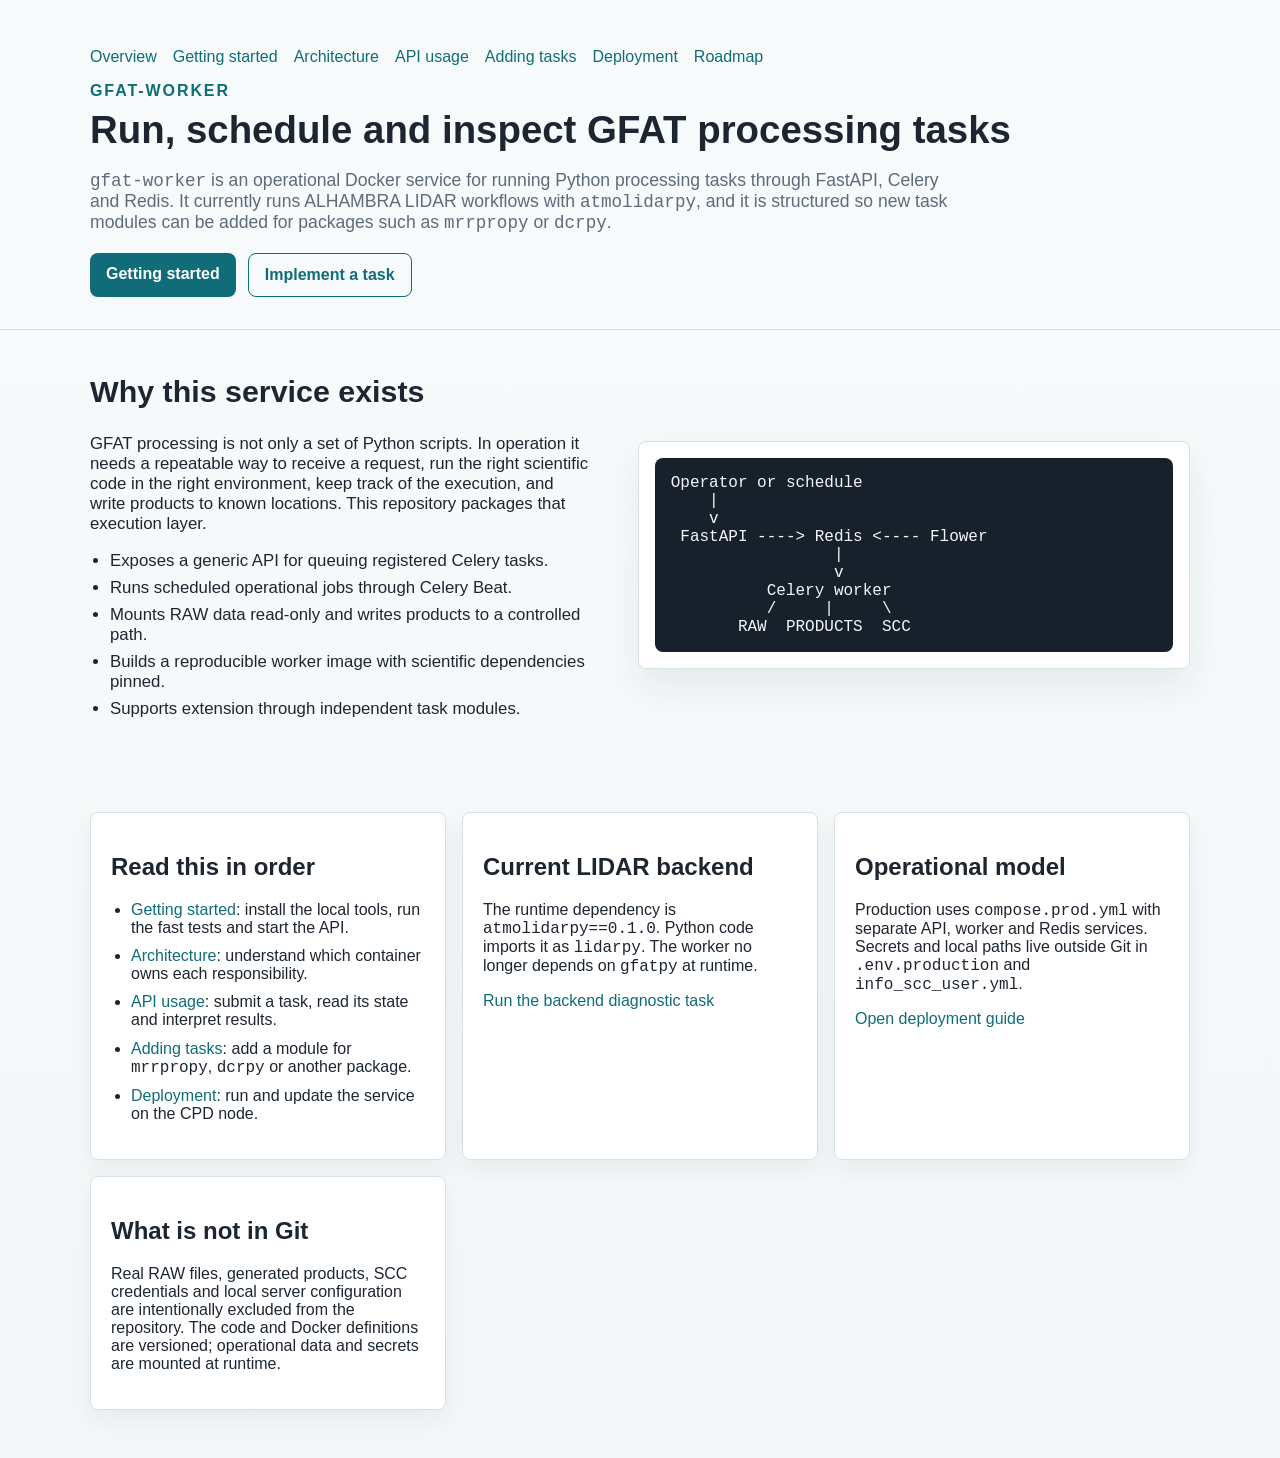
<file: docs/index.html>
<!DOCTYPE html>
<html lang="en">
<head>
  <meta charset="utf-8">
  <meta name="viewport" content="width=device-width, initial-scale=1">
  <title>GFAT Worker</title>
  <link rel="stylesheet" href="assets/site.css">
</head>
<body>
  <header class="site-header">
    <div class="wrap">
      <nav class="nav">
        <a href="index.html">Overview</a>
        <a href="getting-started.html">Getting started</a>
        <a href="architecture.html">Architecture</a>
        <a href="api.html">API usage</a>
        <a href="adding-tasks.html">Adding tasks</a>
        <a href="deployment.html">Deployment</a>
        <a href="roadmap.html">Roadmap</a>
      </nav>
      <p class="eyebrow">gfat-worker</p>
      <h1>Run, schedule and inspect GFAT processing tasks</h1>
      <p class="lead">
        <code>gfat-worker</code> is an operational Docker service for running
        Python processing tasks through FastAPI, Celery and Redis. It currently
        runs ALHAMBRA LIDAR workflows with <code>atmolidarpy</code>, and it is
        structured so new task modules can be added for packages such as
        <code>mrrpropy</code> or <code>dcrpy</code>.
      </p>
      <div class="cta-row">
        <a class="button" href="getting-started.html">Getting started</a>
        <a class="button secondary" href="adding-tasks.html">Implement a task</a>
      </div>
    </div>
  </header>

  <main class="wrap">
    <section class="feature-band">
      <section class="feature-copy">
        <h2>Why this service exists</h2>
        <p>
          GFAT processing is not only a set of Python scripts. In operation it
          needs a repeatable way to receive a request, run the right scientific
          code in the right environment, keep track of the execution, and write
          products to known locations. This repository packages that execution
          layer.
        </p>
        <ul>
          <li>Exposes a generic API for queuing registered Celery tasks.</li>
          <li>Runs scheduled operational jobs through Celery Beat.</li>
          <li>Mounts RAW data read-only and writes products to a controlled path.</li>
          <li>Builds a reproducible worker image with scientific dependencies pinned.</li>
          <li>Supports extension through independent task modules.</li>
        </ul>
      </section>
      <section class="diagram">
<pre>Operator or schedule
    |
    v
 FastAPI ----> Redis <---- Flower
                 |
                 v
          Celery worker
          /     |     \
       RAW  PRODUCTS  SCC</pre>
      </section>
    </section>

    <section class="grid two-up">
      <section class="card">
        <h2>Read this in order</h2>
        <ul class="section-list">
          <li><a href="getting-started.html">Getting started</a>: install the local tools, run the fast tests and start the API.</li>
          <li><a href="architecture.html">Architecture</a>: understand which container owns each responsibility.</li>
          <li><a href="api.html">API usage</a>: submit a task, read its state and interpret results.</li>
          <li><a href="adding-tasks.html">Adding tasks</a>: add a module for <code>mrrpropy</code>, <code>dcrpy</code> or another package.</li>
          <li><a href="deployment.html">Deployment</a>: run and update the service on the CPD node.</li>
        </ul>
      </section>
      <section class="card">
        <h2>Current LIDAR backend</h2>
        <p>
          The runtime dependency is <code>atmolidarpy==0.1.0</code>. Python
          code imports it as <code>lidarpy</code>. The worker no longer depends
          on <code>gfatpy</code> at runtime.
        </p>
        <p><a href="api.html#diagnostic-task">Run the backend diagnostic task</a></p>
      </section>
      <section class="card">
        <h2>Operational model</h2>
        <p>
          Production uses <code>compose.prod.yml</code> with separate API,
          worker and Redis services. Secrets and local paths live outside Git
          in <code>.env.production</code> and <code>info_scc_user.yml</code>.
        </p>
        <p><a href="deployment.html">Open deployment guide</a></p>
      </section>
      <section class="card">
        <h2>What is not in Git</h2>
        <p>
          Real RAW files, generated products, SCC credentials and local server
          configuration are intentionally excluded from the repository. The code
          and Docker definitions are versioned; operational data and secrets are
          mounted at runtime.
        </p>
      </section>
    </section>
  </main>
</body>
</html>
</file>
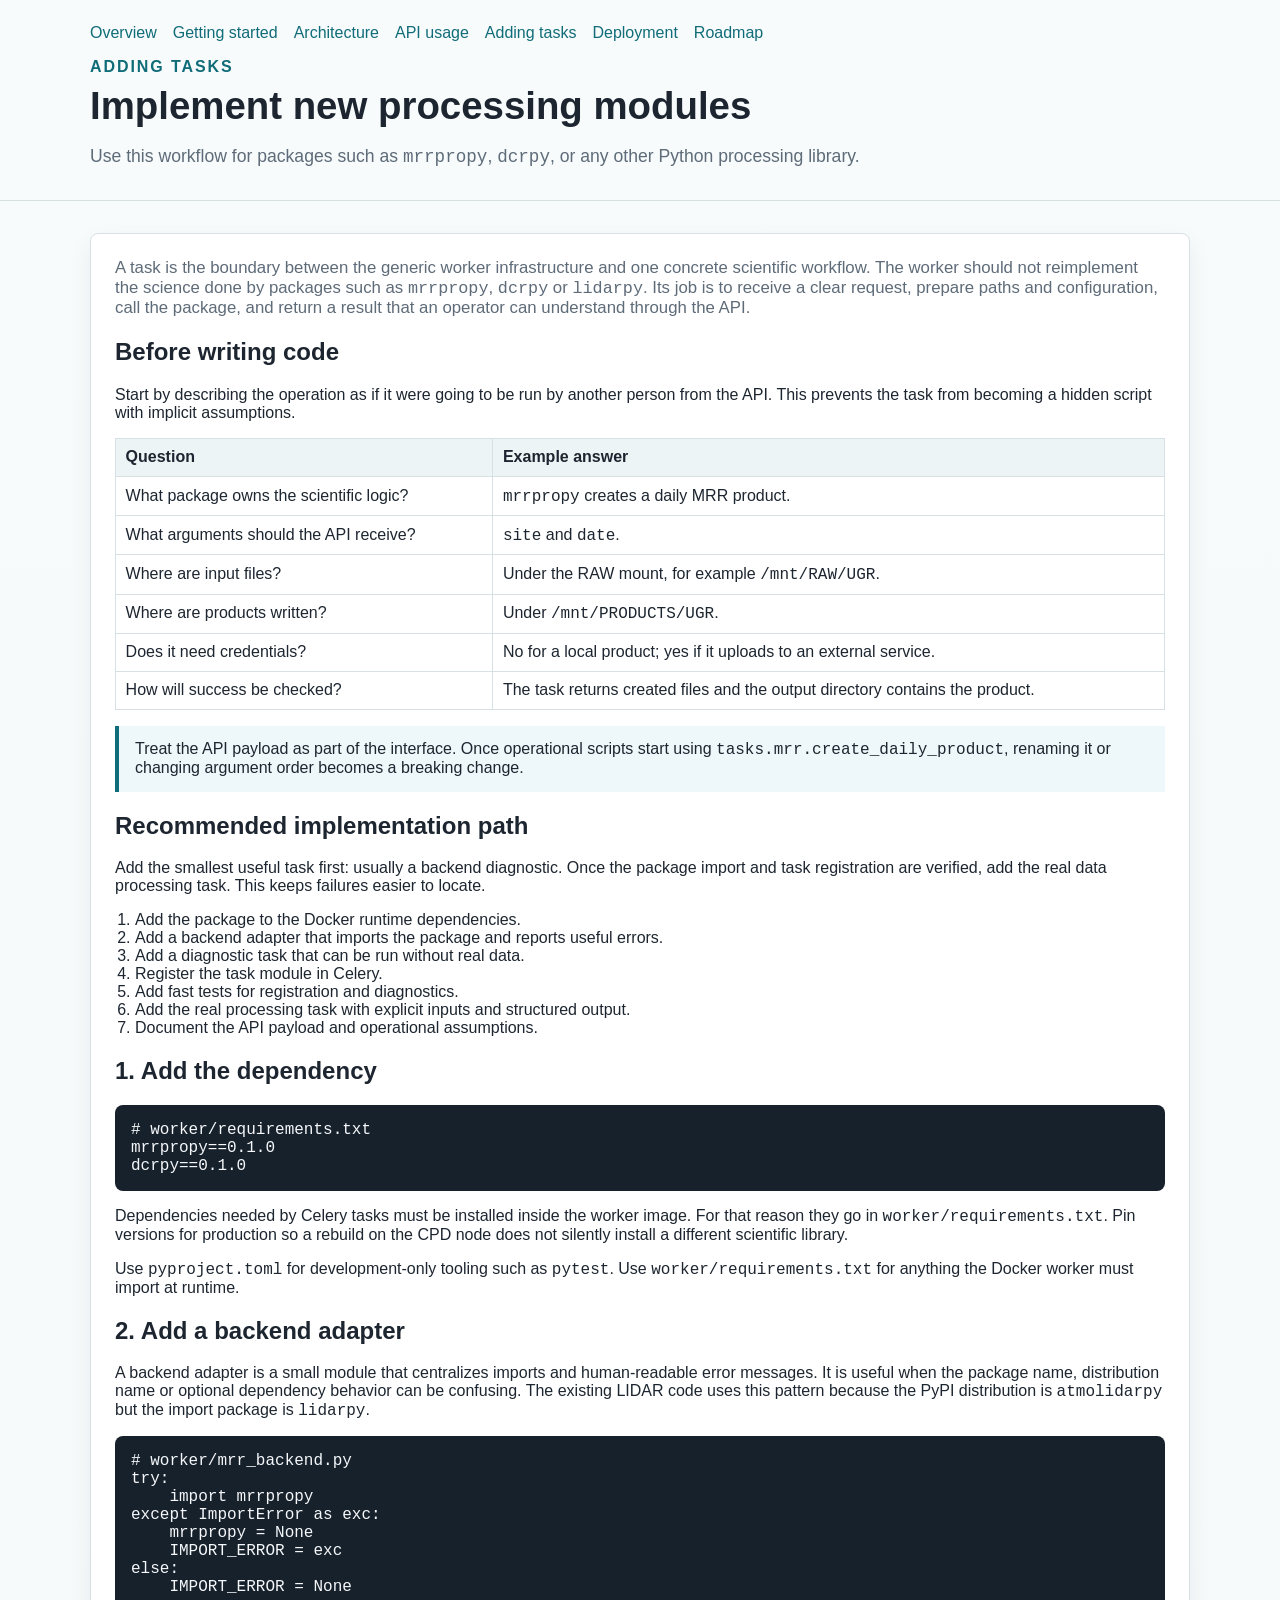
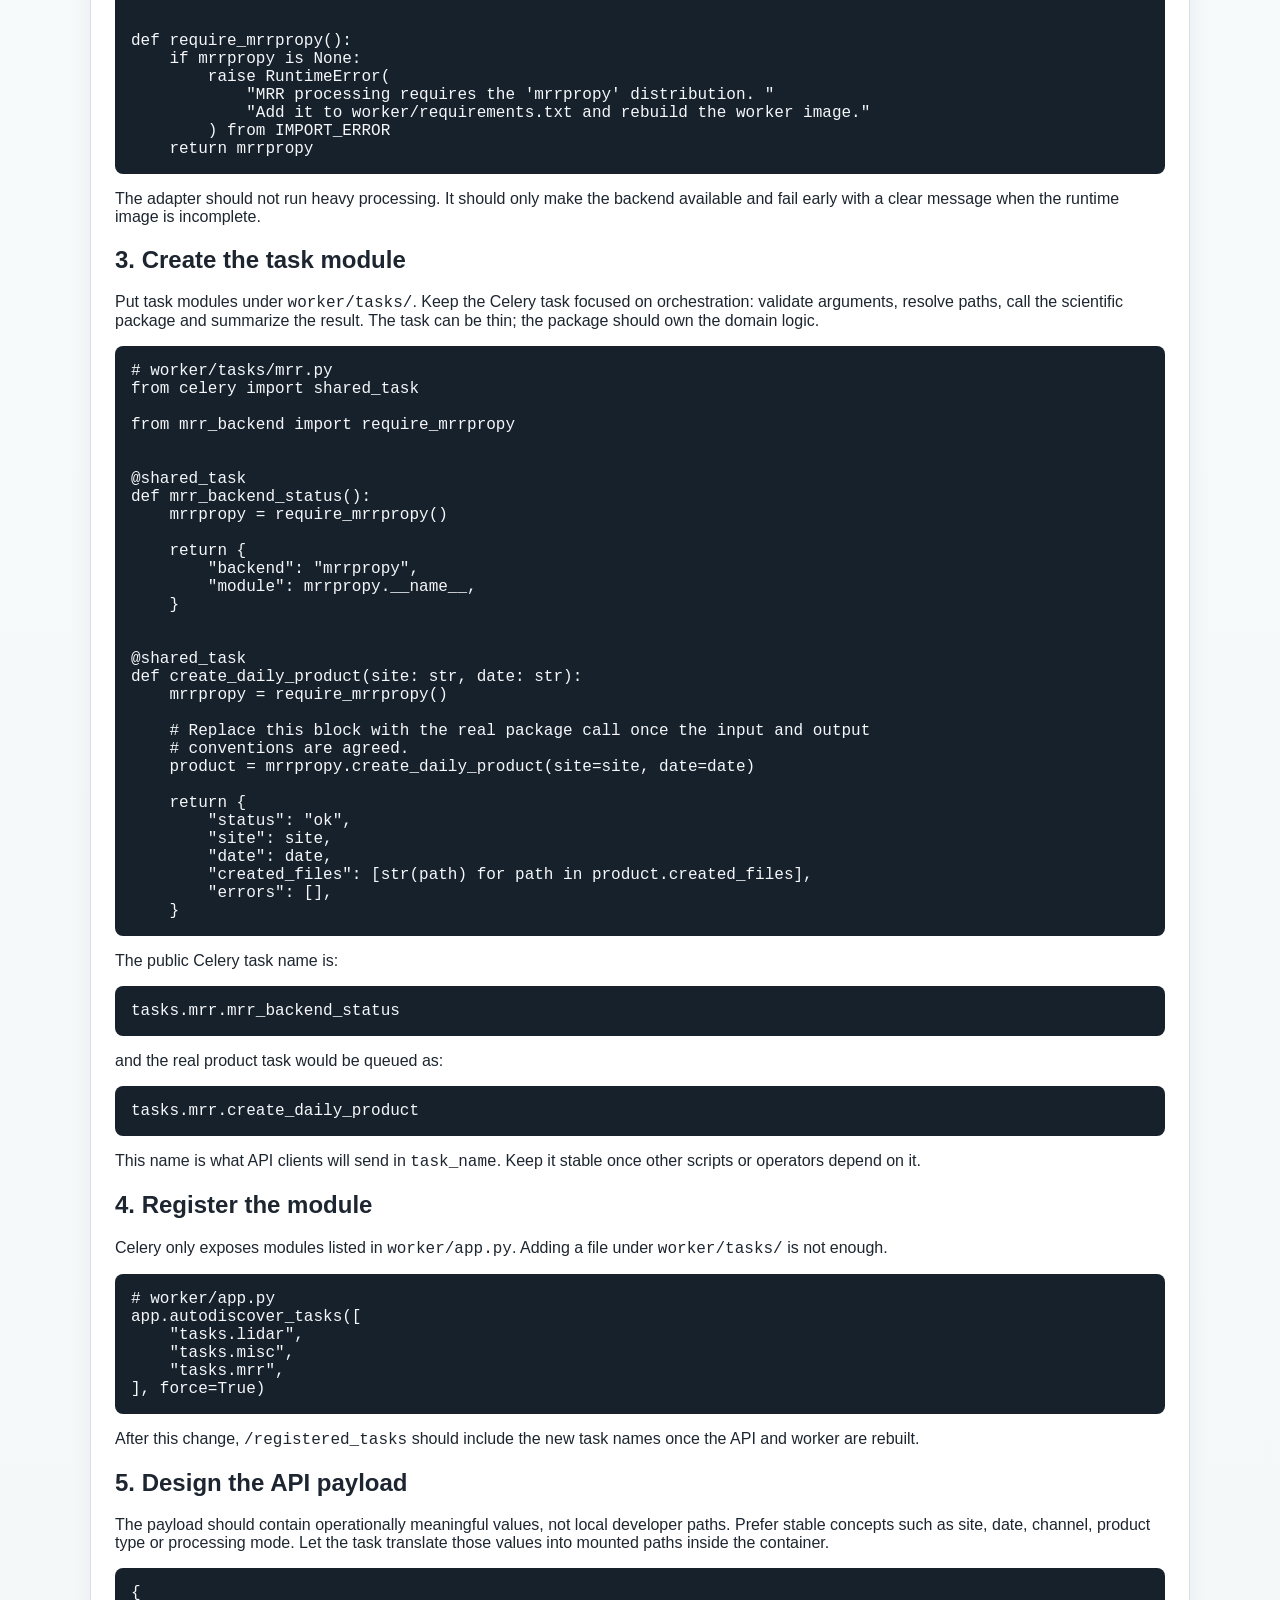
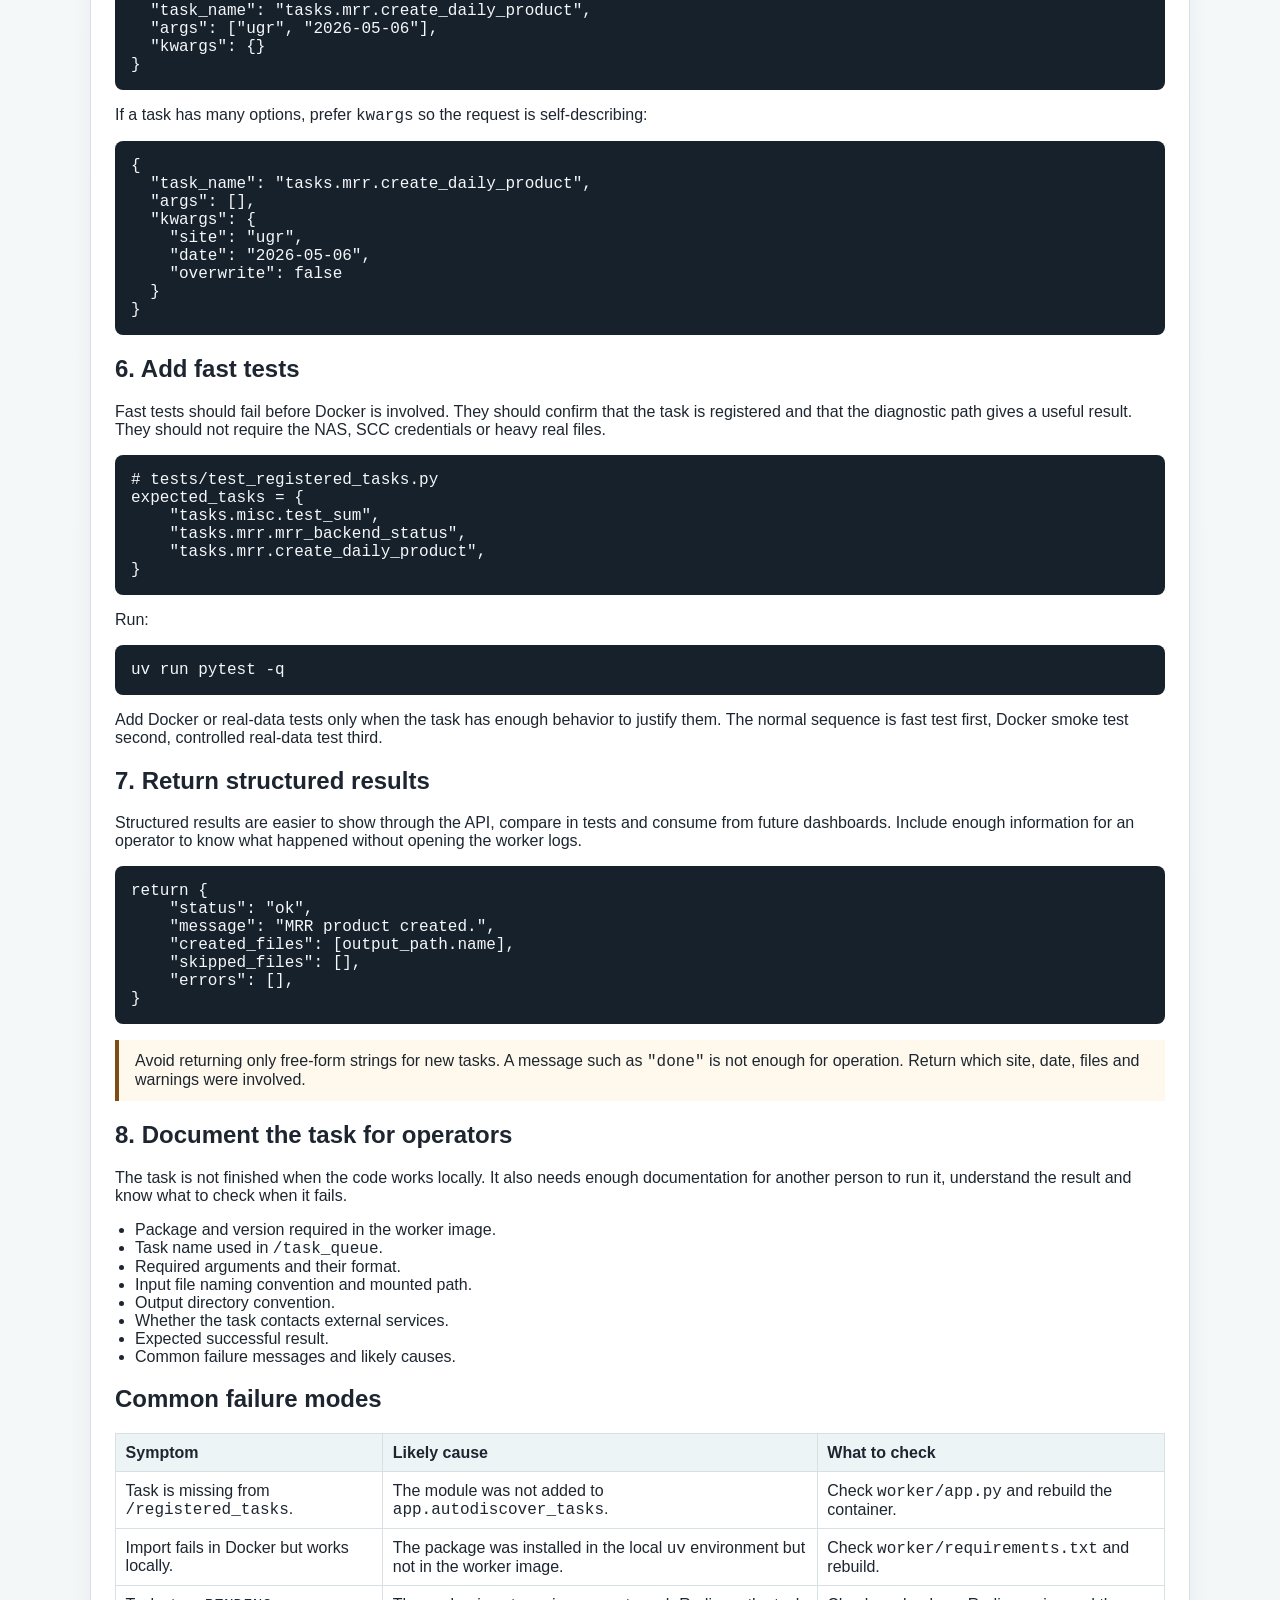
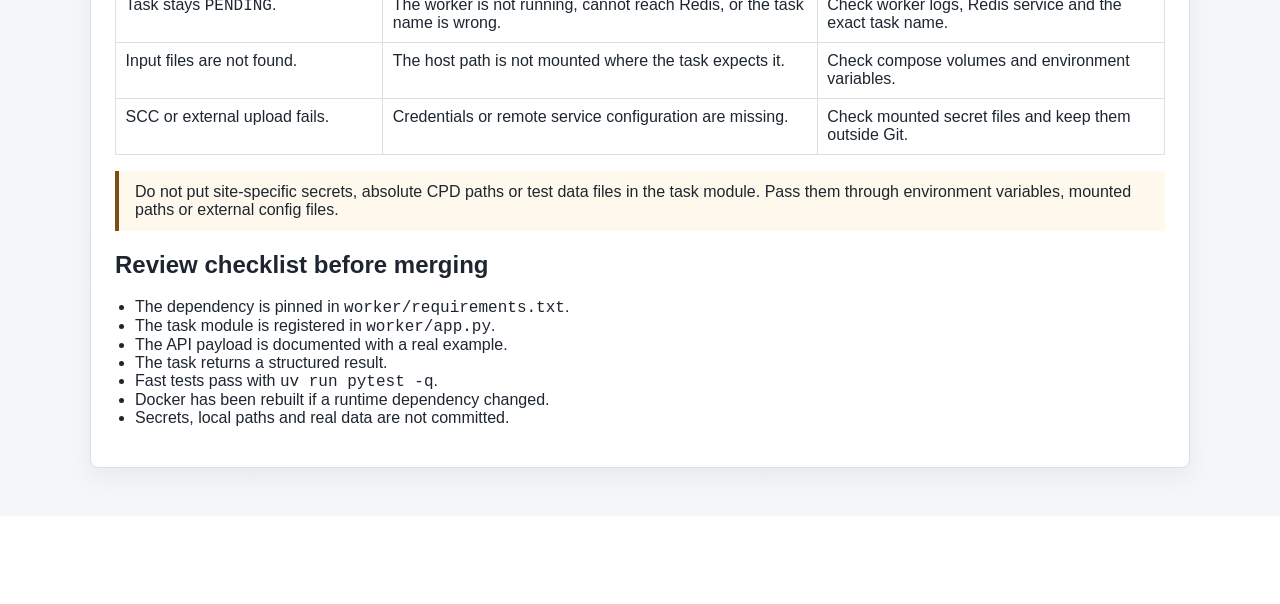
<file: docs/adding-tasks.html>
<!DOCTYPE html>
<html lang="en">
<head>
  <meta charset="utf-8">
  <meta name="viewport" content="width=device-width, initial-scale=1">
  <title>Adding tasks - GFAT Worker</title>
  <link rel="stylesheet" href="assets/site.css">
</head>
<body>
  <header class="site-header compact">
    <div class="wrap">
      <nav class="nav">
        <a href="index.html">Overview</a>
        <a href="getting-started.html">Getting started</a>
        <a href="architecture.html">Architecture</a>
        <a href="api.html">API usage</a>
        <a href="adding-tasks.html">Adding tasks</a>
        <a href="deployment.html">Deployment</a>
        <a href="roadmap.html">Roadmap</a>
      </nav>
      <p class="eyebrow">adding tasks</p>
      <h1>Implement new processing modules</h1>
      <p class="lead">
        Use this workflow for packages such as <code>mrrpropy</code>,
        <code>dcrpy</code>, or any other Python processing library.
      </p>
    </div>
  </header>

  <main class="wrap prose">
    <p class="page-intro">
      A task is the boundary between the generic worker infrastructure and one
      concrete scientific workflow. The worker should not reimplement the
      science done by packages such as <code>mrrpropy</code>,
      <code>dcrpy</code> or <code>lidarpy</code>. Its job is to receive a clear
      request, prepare paths and configuration, call the package, and return a
      result that an operator can understand through the API.
    </p>

    <h2>Before writing code</h2>
    <p>
      Start by describing the operation as if it were going to be run by
      another person from the API. This prevents the task from becoming a
      hidden script with implicit assumptions.
    </p>
    <table>
      <tr><th>Question</th><th>Example answer</th></tr>
      <tr><td>What package owns the scientific logic?</td><td><code>mrrpropy</code> creates a daily MRR product.</td></tr>
      <tr><td>What arguments should the API receive?</td><td><code>site</code> and <code>date</code>.</td></tr>
      <tr><td>Where are input files?</td><td>Under the RAW mount, for example <code>/mnt/RAW/UGR</code>.</td></tr>
      <tr><td>Where are products written?</td><td>Under <code>/mnt/PRODUCTS/UGR</code>.</td></tr>
      <tr><td>Does it need credentials?</td><td>No for a local product; yes if it uploads to an external service.</td></tr>
      <tr><td>How will success be checked?</td><td>The task returns created files and the output directory contains the product.</td></tr>
    </table>

    <div class="callout">
      <p>
        Treat the API payload as part of the interface. Once operational scripts
        start using <code>tasks.mrr.create_daily_product</code>, renaming it or
        changing argument order becomes a breaking change.
      </p>
    </div>

    <h2>Recommended implementation path</h2>
    <p>
      Add the smallest useful task first: usually a backend diagnostic. Once
      the package import and task registration are verified, add the real data
      processing task. This keeps failures easier to locate.
    </p>
    <ol>
      <li>Add the package to the Docker runtime dependencies.</li>
      <li>Add a backend adapter that imports the package and reports useful errors.</li>
      <li>Add a diagnostic task that can be run without real data.</li>
      <li>Register the task module in Celery.</li>
      <li>Add fast tests for registration and diagnostics.</li>
      <li>Add the real processing task with explicit inputs and structured output.</li>
      <li>Document the API payload and operational assumptions.</li>
    </ol>

    <h2>1. Add the dependency</h2>
<pre><code># worker/requirements.txt
mrrpropy==0.1.0
dcrpy==0.1.0</code></pre>
    <p>
      Dependencies needed by Celery tasks must be installed inside the worker
      image. For that reason they go in <code>worker/requirements.txt</code>.
      Pin versions for production so a rebuild on the CPD node does not
      silently install a different scientific library.
    </p>
    <p>
      Use <code>pyproject.toml</code> for development-only tooling such as
      <code>pytest</code>. Use <code>worker/requirements.txt</code> for anything
      the Docker worker must import at runtime.
    </p>

    <h2>2. Add a backend adapter</h2>
    <p>
      A backend adapter is a small module that centralizes imports and
      human-readable error messages. It is useful when the package name,
      distribution name or optional dependency behavior can be confusing. The
      existing LIDAR code uses this pattern because the PyPI distribution is
      <code>atmolidarpy</code> but the import package is <code>lidarpy</code>.
    </p>
<pre><code># worker/mrr_backend.py
try:
    import mrrpropy
except ImportError as exc:
    mrrpropy = None
    IMPORT_ERROR = exc
else:
    IMPORT_ERROR = None


def require_mrrpropy():
    if mrrpropy is None:
        raise RuntimeError(
            "MRR processing requires the 'mrrpropy' distribution. "
            "Add it to worker/requirements.txt and rebuild the worker image."
        ) from IMPORT_ERROR
    return mrrpropy</code></pre>
    <p>
      The adapter should not run heavy processing. It should only make the
      backend available and fail early with a clear message when the runtime
      image is incomplete.
    </p>

    <h2>3. Create the task module</h2>
    <p>
      Put task modules under <code>worker/tasks/</code>. Keep the Celery task
      focused on orchestration: validate arguments, resolve paths, call the
      scientific package and summarize the result. The task can be thin; the
      package should own the domain logic.
    </p>
<pre><code># worker/tasks/mrr.py
from celery import shared_task

from mrr_backend import require_mrrpropy


@shared_task
def mrr_backend_status():
    mrrpropy = require_mrrpropy()

    return {
        "backend": "mrrpropy",
        "module": mrrpropy.__name__,
    }


@shared_task
def create_daily_product(site: str, date: str):
    mrrpropy = require_mrrpropy()

    # Replace this block with the real package call once the input and output
    # conventions are agreed.
    product = mrrpropy.create_daily_product(site=site, date=date)

    return {
        "status": "ok",
        "site": site,
        "date": date,
        "created_files": [str(path) for path in product.created_files],
        "errors": [],
    }</code></pre>

    <p>The public Celery task name is:</p>
<pre><code>tasks.mrr.mrr_backend_status</code></pre>
    <p>and the real product task would be queued as:</p>
<pre><code>tasks.mrr.create_daily_product</code></pre>
    <p>
      This name is what API clients will send in <code>task_name</code>. Keep it
      stable once other scripts or operators depend on it.
    </p>

    <h2>4. Register the module</h2>
    <p>
      Celery only exposes modules listed in <code>worker/app.py</code>. Adding a
      file under <code>worker/tasks/</code> is not enough.
    </p>
<pre><code># worker/app.py
app.autodiscover_tasks([
    "tasks.lidar",
    "tasks.misc",
    "tasks.mrr",
], force=True)</code></pre>
    <p>
      After this change, <code>/registered_tasks</code> should include the new
      task names once the API and worker are rebuilt.
    </p>

    <h2>5. Design the API payload</h2>
    <p>
      The payload should contain operationally meaningful values, not local
      developer paths. Prefer stable concepts such as site, date, channel,
      product type or processing mode. Let the task translate those values into
      mounted paths inside the container.
    </p>
<pre><code>{
  "task_name": "tasks.mrr.create_daily_product",
  "args": ["ugr", "2026-05-06"],
  "kwargs": {}
}</code></pre>
    <p>
      If a task has many options, prefer <code>kwargs</code> so the request is
      self-describing:
    </p>
<pre><code>{
  "task_name": "tasks.mrr.create_daily_product",
  "args": [],
  "kwargs": {
    "site": "ugr",
    "date": "2026-05-06",
    "overwrite": false
  }
}</code></pre>

    <h2>6. Add fast tests</h2>
    <p>
      Fast tests should fail before Docker is involved. They should confirm
      that the task is registered and that the diagnostic path gives a useful
      result. They should not require the NAS, SCC credentials or heavy real
      files.
    </p>
<pre><code># tests/test_registered_tasks.py
expected_tasks = {
    "tasks.misc.test_sum",
    "tasks.mrr.mrr_backend_status",
    "tasks.mrr.create_daily_product",
}</code></pre>

    <p>Run:</p>
<pre><code>uv run pytest -q</code></pre>
    <p>
      Add Docker or real-data tests only when the task has enough behavior to
      justify them. The normal sequence is fast test first, Docker smoke test
      second, controlled real-data test third.
    </p>

    <h2>7. Return structured results</h2>
    <p>
      Structured results are easier to show through the API, compare in tests
      and consume from future dashboards. Include enough information for an
      operator to know what happened without opening the worker logs.
    </p>
<pre><code>return {
    "status": "ok",
    "message": "MRR product created.",
    "created_files": [output_path.name],
    "skipped_files": [],
    "errors": [],
}</code></pre>

    <div class="note">
      <p>
        Avoid returning only free-form strings for new tasks. A message such as
        <code>"done"</code> is not enough for operation. Return which site, date,
        files and warnings were involved.
      </p>
    </div>

    <h2>8. Document the task for operators</h2>
    <p>
      The task is not finished when the code works locally. It also needs enough
      documentation for another person to run it, understand the result and know
      what to check when it fails.
    </p>
    <ul>
      <li>Package and version required in the worker image.</li>
      <li>Task name used in <code>/task_queue</code>.</li>
      <li>Required arguments and their format.</li>
      <li>Input file naming convention and mounted path.</li>
      <li>Output directory convention.</li>
      <li>Whether the task contacts external services.</li>
      <li>Expected successful result.</li>
      <li>Common failure messages and likely causes.</li>
    </ul>

    <h2>Common failure modes</h2>
    <table>
      <tr><th>Symptom</th><th>Likely cause</th><th>What to check</th></tr>
      <tr><td>Task is missing from <code>/registered_tasks</code>.</td><td>The module was not added to <code>app.autodiscover_tasks</code>.</td><td>Check <code>worker/app.py</code> and rebuild the container.</td></tr>
      <tr><td>Import fails in Docker but works locally.</td><td>The package was installed in the local <code>uv</code> environment but not in the worker image.</td><td>Check <code>worker/requirements.txt</code> and rebuild.</td></tr>
      <tr><td>Task stays <code>PENDING</code>.</td><td>The worker is not running, cannot reach Redis, or the task name is wrong.</td><td>Check worker logs, Redis service and the exact task name.</td></tr>
      <tr><td>Input files are not found.</td><td>The host path is not mounted where the task expects it.</td><td>Check compose volumes and environment variables.</td></tr>
      <tr><td>SCC or external upload fails.</td><td>Credentials or remote service configuration are missing.</td><td>Check mounted secret files and keep them outside Git.</td></tr>
    </table>

    <div class="note">
      <p>
        Do not put site-specific secrets, absolute CPD paths or test data files
        in the task module. Pass them through environment variables, mounted
        paths or external config files.
      </p>
    </div>

    <h2>Review checklist before merging</h2>
    <ul>
      <li>The dependency is pinned in <code>worker/requirements.txt</code>.</li>
      <li>The task module is registered in <code>worker/app.py</code>.</li>
      <li>The API payload is documented with a real example.</li>
      <li>The task returns a structured result.</li>
      <li>Fast tests pass with <code>uv run pytest -q</code>.</li>
      <li>Docker has been rebuilt if a runtime dependency changed.</li>
      <li>Secrets, local paths and real data are not committed.</li>
    </ul>
  </main>
</body>
</html>
</file>
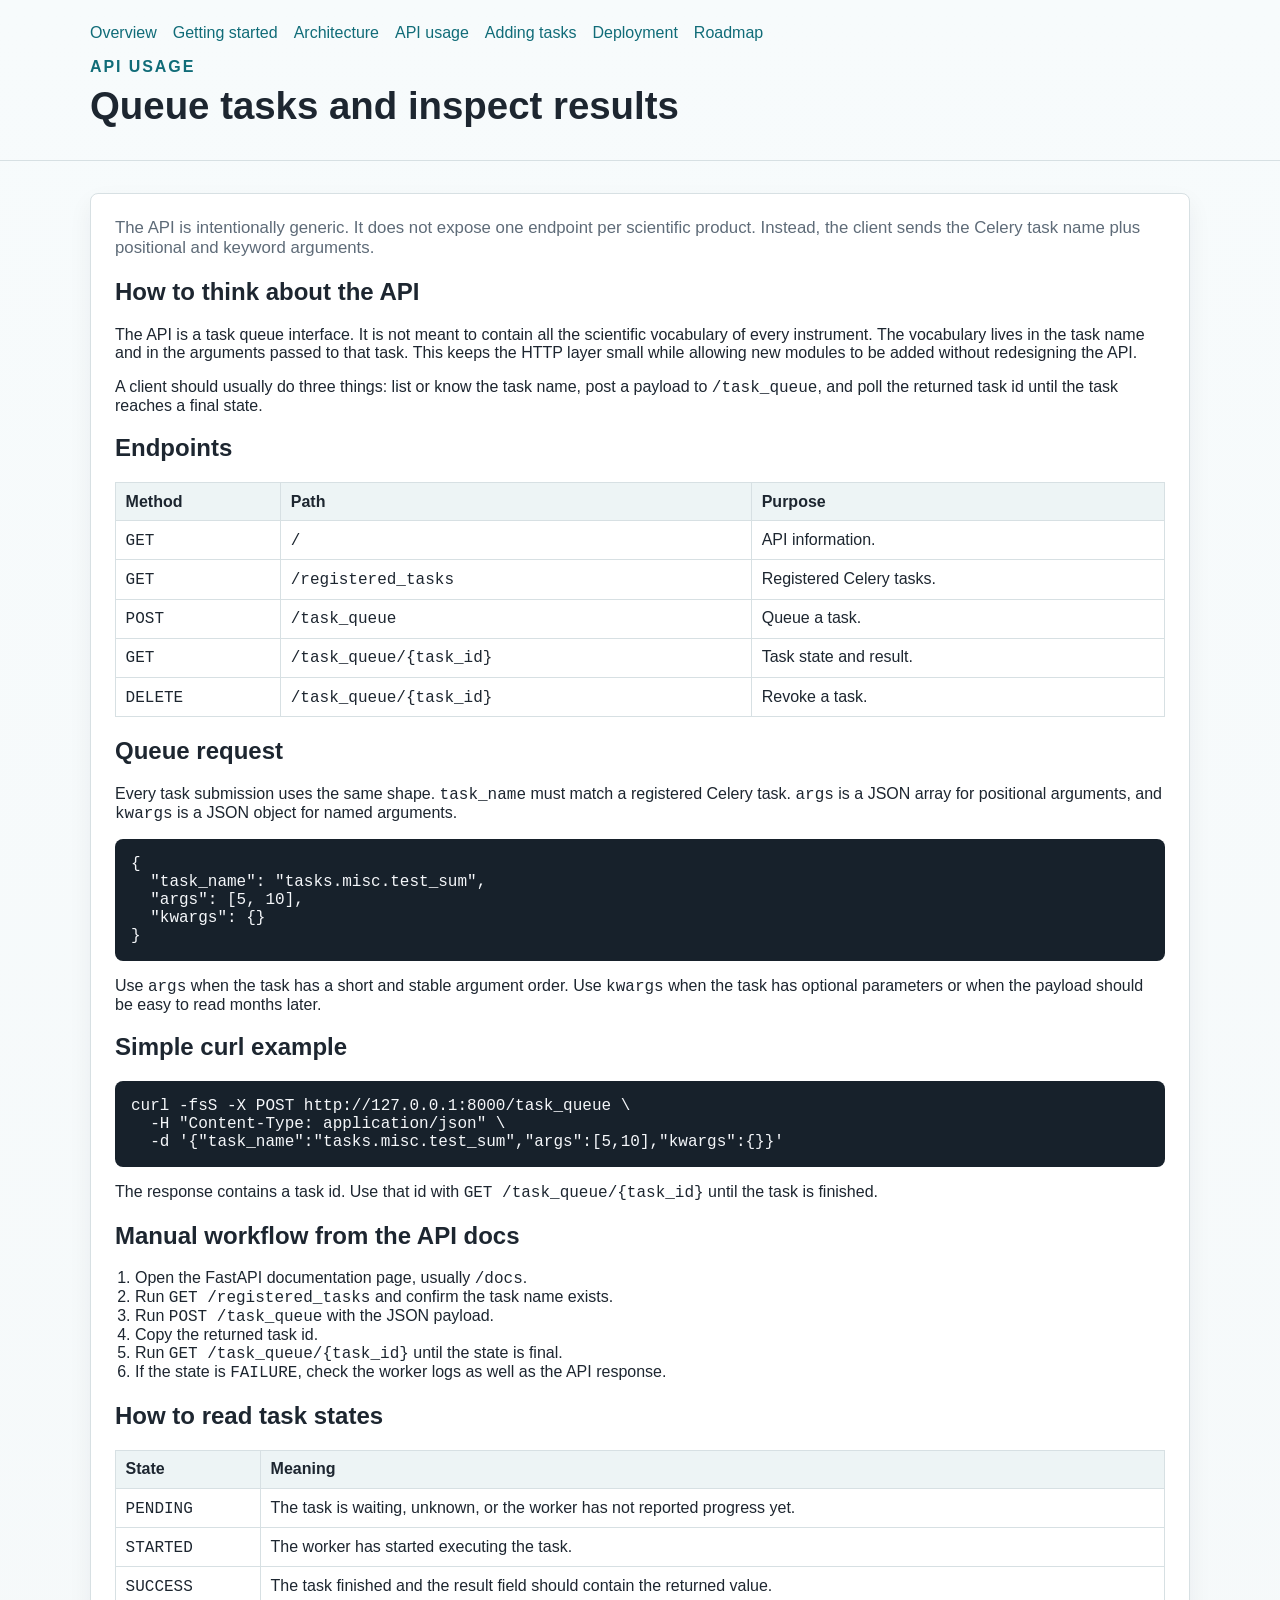
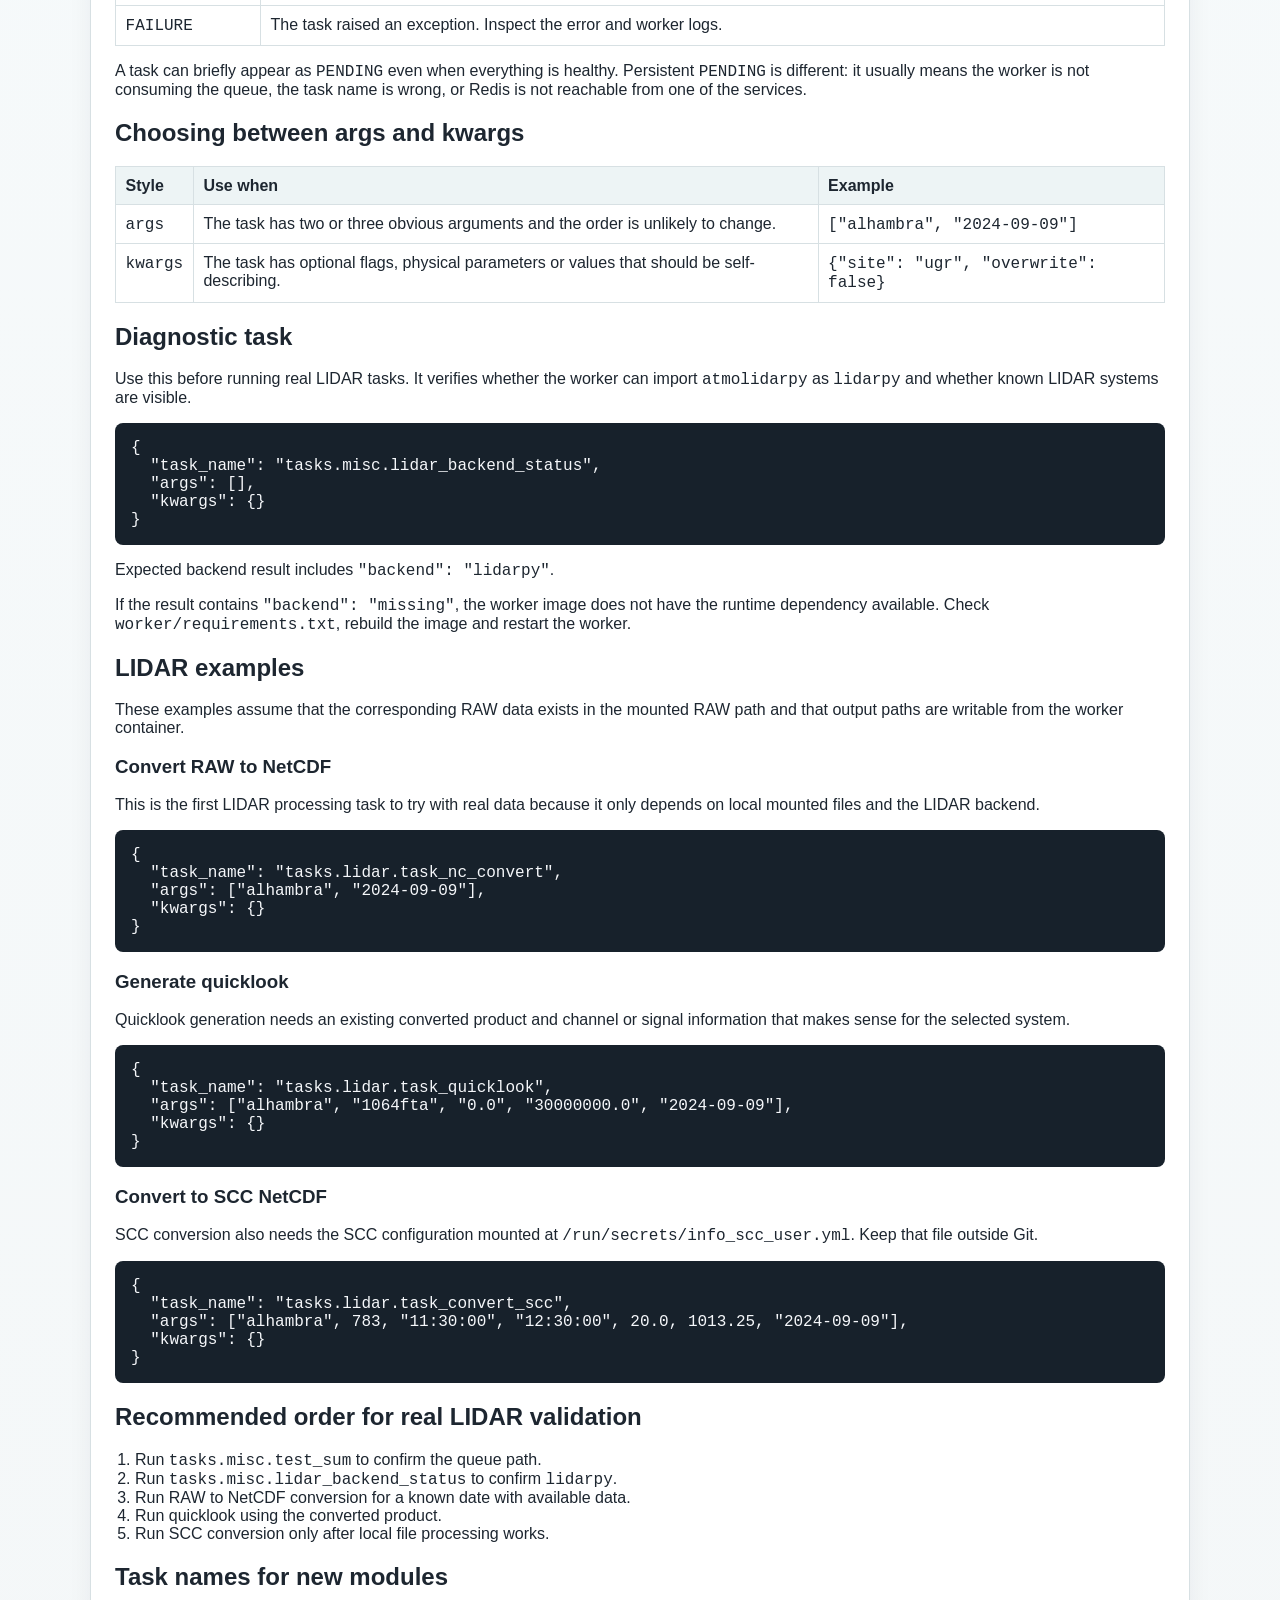
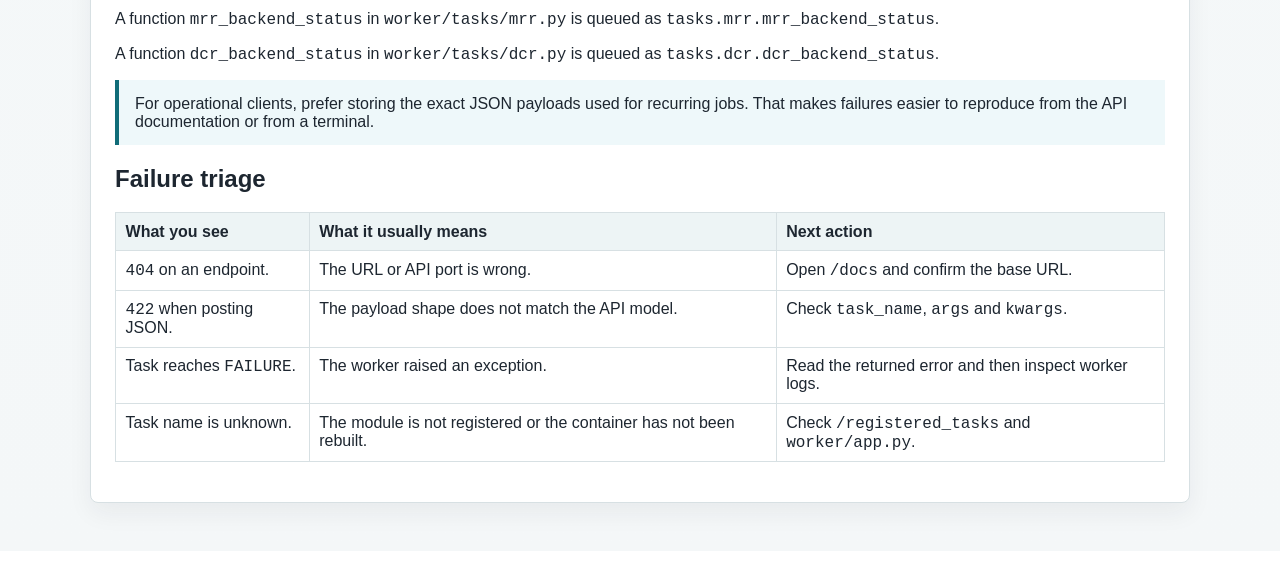
<file: docs/api.html>
<!DOCTYPE html>
<html lang="en">
<head>
  <meta charset="utf-8">
  <meta name="viewport" content="width=device-width, initial-scale=1">
  <title>API usage - GFAT Worker</title>
  <link rel="stylesheet" href="assets/site.css">
</head>
<body>
  <header class="site-header compact">
    <div class="wrap">
      <nav class="nav">
        <a href="index.html">Overview</a>
        <a href="getting-started.html">Getting started</a>
        <a href="architecture.html">Architecture</a>
        <a href="api.html">API usage</a>
        <a href="adding-tasks.html">Adding tasks</a>
        <a href="deployment.html">Deployment</a>
        <a href="roadmap.html">Roadmap</a>
      </nav>
      <p class="eyebrow">api usage</p>
      <h1>Queue tasks and inspect results</h1>
    </div>
  </header>

  <main class="wrap prose">
    <p class="page-intro">
      The API is intentionally generic. It does not expose one endpoint per
      scientific product. Instead, the client sends the Celery task name plus
      positional and keyword arguments.
    </p>

    <h2>How to think about the API</h2>
    <p>
      The API is a task queue interface. It is not meant to contain all the
      scientific vocabulary of every instrument. The vocabulary lives in the
      task name and in the arguments passed to that task. This keeps the HTTP
      layer small while allowing new modules to be added without redesigning
      the API.
    </p>
    <p>
      A client should usually do three things: list or know the task name, post
      a payload to <code>/task_queue</code>, and poll the returned task id until
      the task reaches a final state.
    </p>

    <h2>Endpoints</h2>
    <table>
      <tr><th>Method</th><th>Path</th><th>Purpose</th></tr>
      <tr><td><code>GET</code></td><td><code>/</code></td><td>API information.</td></tr>
      <tr><td><code>GET</code></td><td><code>/registered_tasks</code></td><td>Registered Celery tasks.</td></tr>
      <tr><td><code>POST</code></td><td><code>/task_queue</code></td><td>Queue a task.</td></tr>
      <tr><td><code>GET</code></td><td><code>/task_queue/{task_id}</code></td><td>Task state and result.</td></tr>
      <tr><td><code>DELETE</code></td><td><code>/task_queue/{task_id}</code></td><td>Revoke a task.</td></tr>
    </table>

    <h2>Queue request</h2>
    <p>
      Every task submission uses the same shape. <code>task_name</code> must
      match a registered Celery task. <code>args</code> is a JSON array for
      positional arguments, and <code>kwargs</code> is a JSON object for named
      arguments.
    </p>
<pre><code>{
  "task_name": "tasks.misc.test_sum",
  "args": [5, 10],
  "kwargs": {}
}</code></pre>
    <p>
      Use <code>args</code> when the task has a short and stable argument order.
      Use <code>kwargs</code> when the task has optional parameters or when the
      payload should be easy to read months later.
    </p>

    <h2>Simple curl example</h2>
<pre><code>curl -fsS -X POST http://127.0.0.1:8000/task_queue \
  -H "Content-Type: application/json" \
  -d '{"task_name":"tasks.misc.test_sum","args":[5,10],"kwargs":{}}'</code></pre>
    <p>
      The response contains a task id. Use that id with
      <code>GET /task_queue/{task_id}</code> until the task is finished.
    </p>

    <h2>Manual workflow from the API docs</h2>
    <ol>
      <li>Open the FastAPI documentation page, usually <code>/docs</code>.</li>
      <li>Run <code>GET /registered_tasks</code> and confirm the task name exists.</li>
      <li>Run <code>POST /task_queue</code> with the JSON payload.</li>
      <li>Copy the returned task id.</li>
      <li>Run <code>GET /task_queue/{task_id}</code> until the state is final.</li>
      <li>If the state is <code>FAILURE</code>, check the worker logs as well as the API response.</li>
    </ol>

    <h2>How to read task states</h2>
    <table>
      <tr><th>State</th><th>Meaning</th></tr>
      <tr><td><code>PENDING</code></td><td>The task is waiting, unknown, or the worker has not reported progress yet.</td></tr>
      <tr><td><code>STARTED</code></td><td>The worker has started executing the task.</td></tr>
      <tr><td><code>SUCCESS</code></td><td>The task finished and the result field should contain the returned value.</td></tr>
      <tr><td><code>FAILURE</code></td><td>The task raised an exception. Inspect the error and worker logs.</td></tr>
    </table>

    <p>
      A task can briefly appear as <code>PENDING</code> even when everything is
      healthy. Persistent <code>PENDING</code> is different: it usually means
      the worker is not consuming the queue, the task name is wrong, or Redis is
      not reachable from one of the services.
    </p>

    <h2>Choosing between args and kwargs</h2>
    <table>
      <tr><th>Style</th><th>Use when</th><th>Example</th></tr>
      <tr><td><code>args</code></td><td>The task has two or three obvious arguments and the order is unlikely to change.</td><td><code>["alhambra", "2024-09-09"]</code></td></tr>
      <tr><td><code>kwargs</code></td><td>The task has optional flags, physical parameters or values that should be self-describing.</td><td><code>{"site": "ugr", "overwrite": false}</code></td></tr>
    </table>

    <h2 id="diagnostic-task">Diagnostic task</h2>
    <p>
      Use this before running real LIDAR tasks. It verifies whether the worker
      can import <code>atmolidarpy</code> as <code>lidarpy</code> and whether
      known LIDAR systems are visible.
    </p>
<pre><code>{
  "task_name": "tasks.misc.lidar_backend_status",
  "args": [],
  "kwargs": {}
}</code></pre>
    <p>Expected backend result includes <code>"backend": "lidarpy"</code>.</p>
    <p>
      If the result contains <code>"backend": "missing"</code>, the worker image
      does not have the runtime dependency available. Check
      <code>worker/requirements.txt</code>, rebuild the image and restart the
      worker.
    </p>

    <h2>LIDAR examples</h2>
    <p>
      These examples assume that the corresponding RAW data exists in the
      mounted RAW path and that output paths are writable from the worker
      container.
    </p>
    <h3>Convert RAW to NetCDF</h3>
    <p>
      This is the first LIDAR processing task to try with real data because it
      only depends on local mounted files and the LIDAR backend.
    </p>
<pre><code>{
  "task_name": "tasks.lidar.task_nc_convert",
  "args": ["alhambra", "2024-09-09"],
  "kwargs": {}
}</code></pre>

    <h3>Generate quicklook</h3>
    <p>
      Quicklook generation needs an existing converted product and channel or
      signal information that makes sense for the selected system.
    </p>
<pre><code>{
  "task_name": "tasks.lidar.task_quicklook",
  "args": ["alhambra", "1064fta", "0.0", "30000000.0", "2024-09-09"],
  "kwargs": {}
}</code></pre>

    <h3>Convert to SCC NetCDF</h3>
    <p>
      SCC conversion also needs the SCC configuration mounted at
      <code>/run/secrets/info_scc_user.yml</code>. Keep that file outside Git.
    </p>
<pre><code>{
  "task_name": "tasks.lidar.task_convert_scc",
  "args": ["alhambra", 783, "11:30:00", "12:30:00", 20.0, 1013.25, "2024-09-09"],
  "kwargs": {}
}</code></pre>

    <h2>Recommended order for real LIDAR validation</h2>
    <ol>
      <li>Run <code>tasks.misc.test_sum</code> to confirm the queue path.</li>
      <li>Run <code>tasks.misc.lidar_backend_status</code> to confirm <code>lidarpy</code>.</li>
      <li>Run RAW to NetCDF conversion for a known date with available data.</li>
      <li>Run quicklook using the converted product.</li>
      <li>Run SCC conversion only after local file processing works.</li>
    </ol>

    <h2>Task names for new modules</h2>
    <p>
      A function <code>mrr_backend_status</code> in <code>worker/tasks/mrr.py</code>
      is queued as <code>tasks.mrr.mrr_backend_status</code>.
    </p>
    <p>
      A function <code>dcr_backend_status</code> in <code>worker/tasks/dcr.py</code>
      is queued as <code>tasks.dcr.dcr_backend_status</code>.
    </p>

    <div class="callout">
      <p>
        For operational clients, prefer storing the exact JSON payloads used for
        recurring jobs. That makes failures easier to reproduce from the API
        documentation or from a terminal.
      </p>
    </div>

    <h2>Failure triage</h2>
    <table>
      <tr><th>What you see</th><th>What it usually means</th><th>Next action</th></tr>
      <tr><td><code>404</code> on an endpoint.</td><td>The URL or API port is wrong.</td><td>Open <code>/docs</code> and confirm the base URL.</td></tr>
      <tr><td><code>422</code> when posting JSON.</td><td>The payload shape does not match the API model.</td><td>Check <code>task_name</code>, <code>args</code> and <code>kwargs</code>.</td></tr>
      <tr><td>Task reaches <code>FAILURE</code>.</td><td>The worker raised an exception.</td><td>Read the returned error and then inspect worker logs.</td></tr>
      <tr><td>Task name is unknown.</td><td>The module is not registered or the container has not been rebuilt.</td><td>Check <code>/registered_tasks</code> and <code>worker/app.py</code>.</td></tr>
    </table>
  </main>
</body>
</html>
</file>
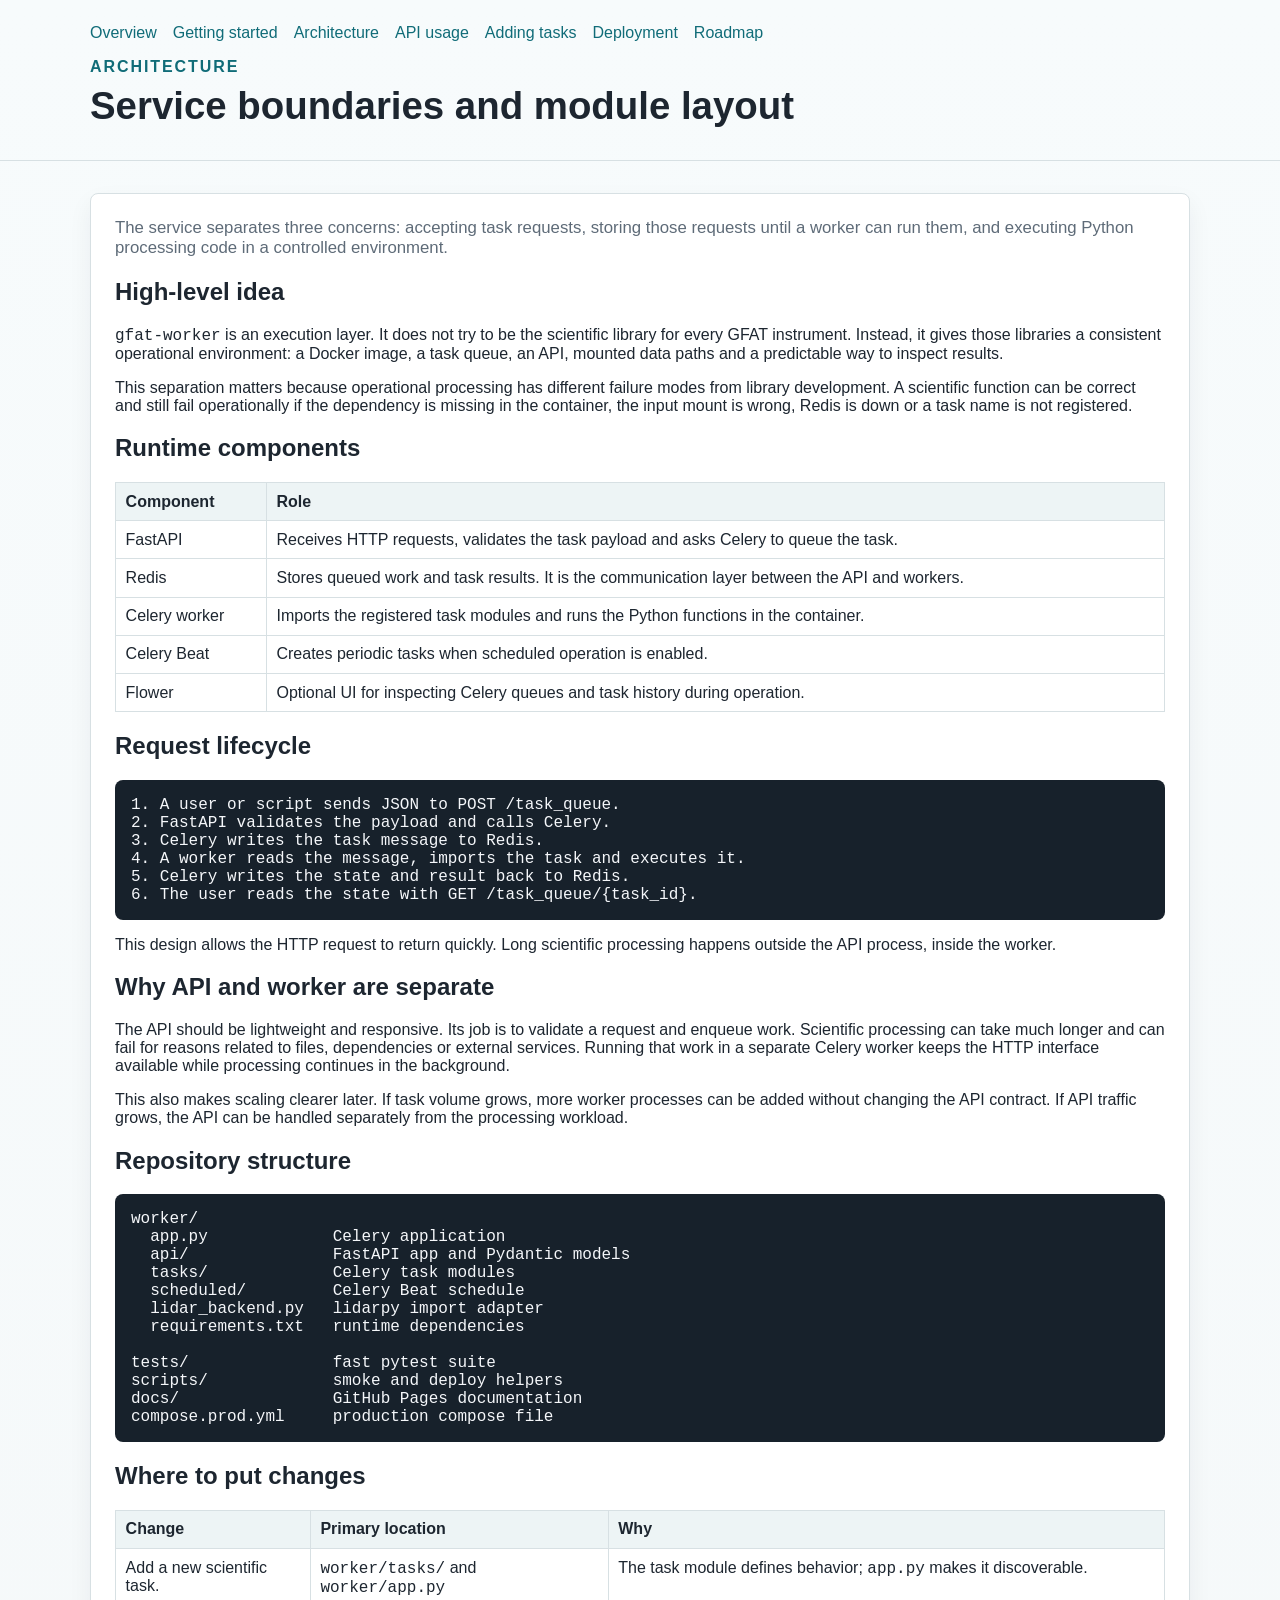
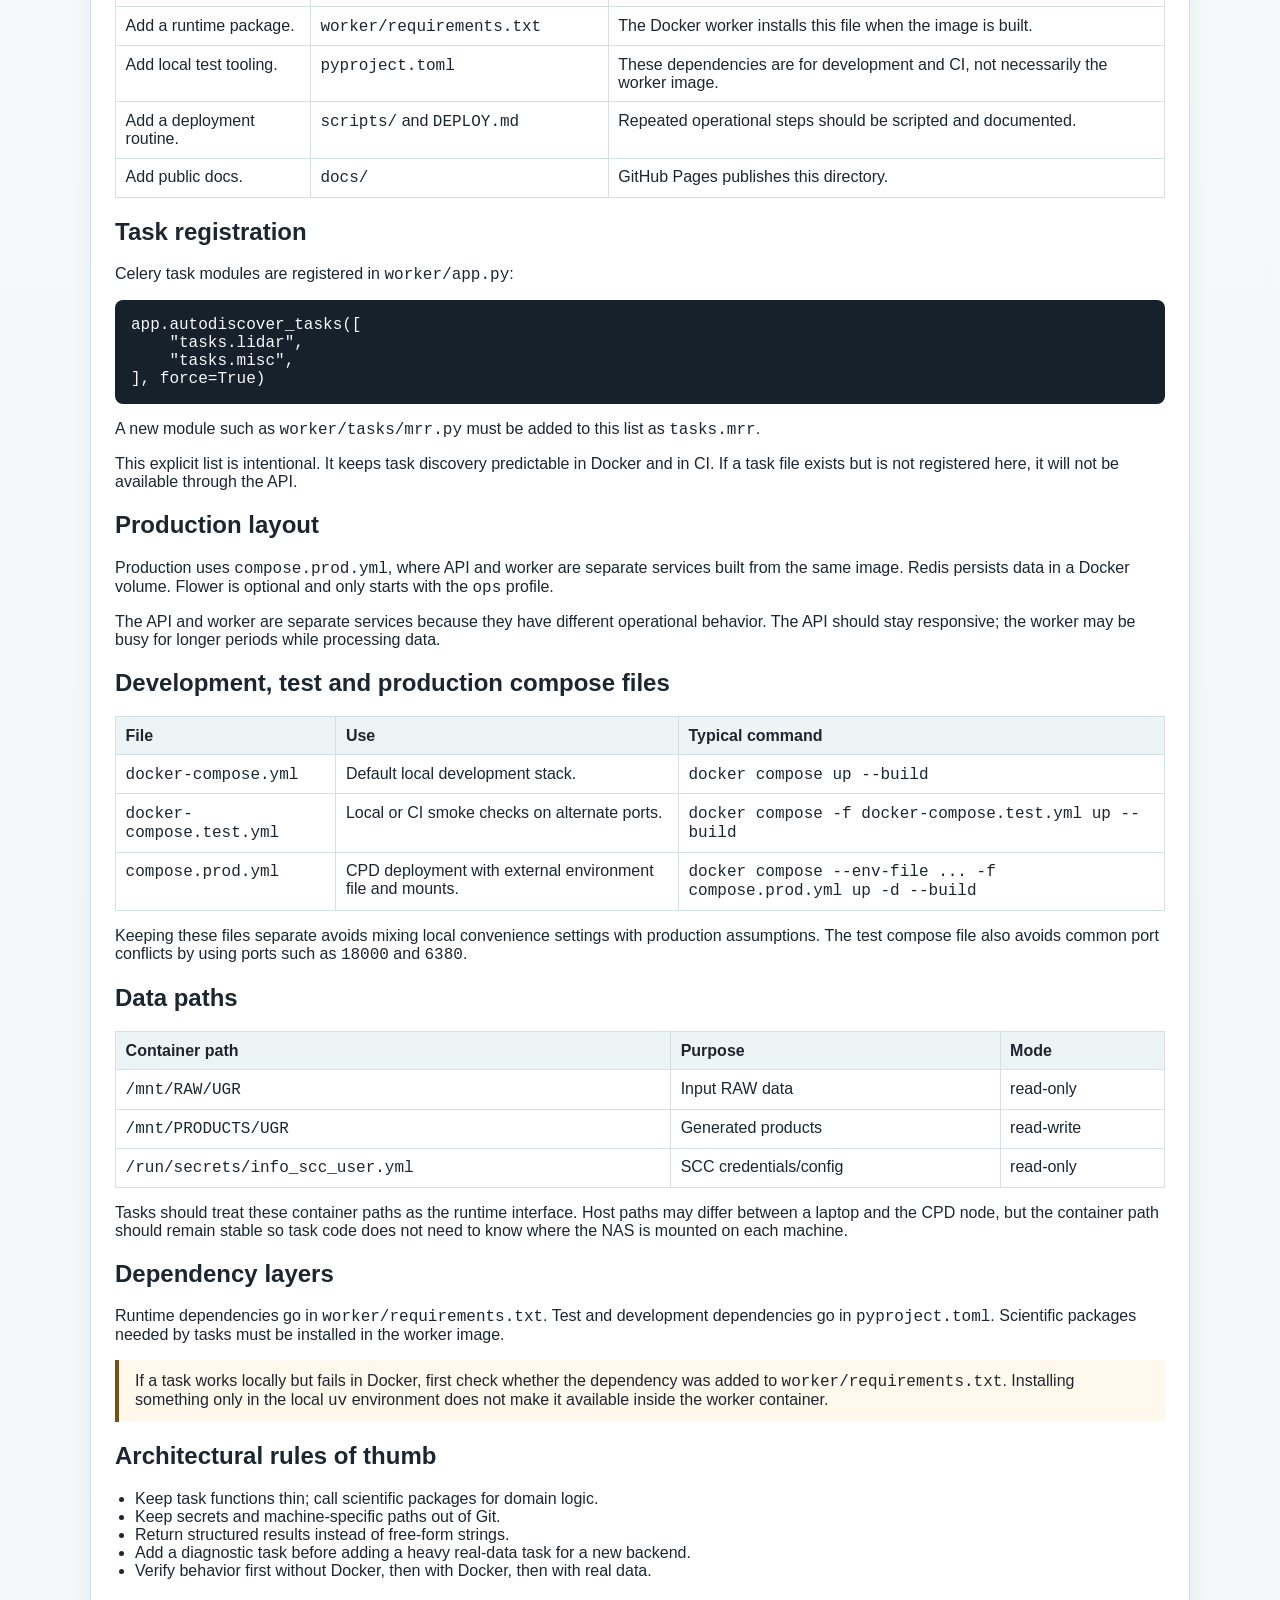
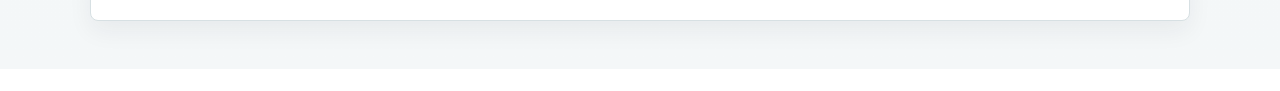
<file: docs/architecture.html>
<!DOCTYPE html>
<html lang="en">
<head>
  <meta charset="utf-8">
  <meta name="viewport" content="width=device-width, initial-scale=1">
  <title>Architecture - GFAT Worker</title>
  <link rel="stylesheet" href="assets/site.css">
</head>
<body>
  <header class="site-header compact">
    <div class="wrap">
      <nav class="nav">
        <a href="index.html">Overview</a>
        <a href="getting-started.html">Getting started</a>
        <a href="architecture.html">Architecture</a>
        <a href="api.html">API usage</a>
        <a href="adding-tasks.html">Adding tasks</a>
        <a href="deployment.html">Deployment</a>
        <a href="roadmap.html">Roadmap</a>
      </nav>
      <p class="eyebrow">architecture</p>
      <h1>Service boundaries and module layout</h1>
    </div>
  </header>

  <main class="wrap prose">
    <p class="page-intro">
      The service separates three concerns: accepting task requests, storing
      those requests until a worker can run them, and executing Python
      processing code in a controlled environment.
    </p>

    <h2>High-level idea</h2>
    <p>
      <code>gfat-worker</code> is an execution layer. It does not try to be the
      scientific library for every GFAT instrument. Instead, it gives those
      libraries a consistent operational environment: a Docker image, a task
      queue, an API, mounted data paths and a predictable way to inspect
      results.
    </p>
    <p>
      This separation matters because operational processing has different
      failure modes from library development. A scientific function can be
      correct and still fail operationally if the dependency is missing in the
      container, the input mount is wrong, Redis is down or a task name is not
      registered.
    </p>

    <h2>Runtime components</h2>
    <table>
      <tr><th>Component</th><th>Role</th></tr>
      <tr><td>FastAPI</td><td>Receives HTTP requests, validates the task payload and asks Celery to queue the task.</td></tr>
      <tr><td>Redis</td><td>Stores queued work and task results. It is the communication layer between the API and workers.</td></tr>
      <tr><td>Celery worker</td><td>Imports the registered task modules and runs the Python functions in the container.</td></tr>
      <tr><td>Celery Beat</td><td>Creates periodic tasks when scheduled operation is enabled.</td></tr>
      <tr><td>Flower</td><td>Optional UI for inspecting Celery queues and task history during operation.</td></tr>
    </table>

    <h2>Request lifecycle</h2>
<pre><code>1. A user or script sends JSON to POST /task_queue.
2. FastAPI validates the payload and calls Celery.
3. Celery writes the task message to Redis.
4. A worker reads the message, imports the task and executes it.
5. Celery writes the state and result back to Redis.
6. The user reads the state with GET /task_queue/{task_id}.</code></pre>

    <p>
      This design allows the HTTP request to return quickly. Long scientific
      processing happens outside the API process, inside the worker.
    </p>

    <h2>Why API and worker are separate</h2>
    <p>
      The API should be lightweight and responsive. Its job is to validate a
      request and enqueue work. Scientific processing can take much longer and
      can fail for reasons related to files, dependencies or external services.
      Running that work in a separate Celery worker keeps the HTTP interface
      available while processing continues in the background.
    </p>
    <p>
      This also makes scaling clearer later. If task volume grows, more worker
      processes can be added without changing the API contract. If API traffic
      grows, the API can be handled separately from the processing workload.
    </p>

    <h2>Repository structure</h2>
<pre><code>worker/
  app.py             Celery application
  api/               FastAPI app and Pydantic models
  tasks/             Celery task modules
  scheduled/         Celery Beat schedule
  lidar_backend.py   lidarpy import adapter
  requirements.txt   runtime dependencies

tests/               fast pytest suite
scripts/             smoke and deploy helpers
docs/                GitHub Pages documentation
compose.prod.yml     production compose file</code></pre>

    <h2>Where to put changes</h2>
    <table>
      <tr><th>Change</th><th>Primary location</th><th>Why</th></tr>
      <tr><td>Add a new scientific task.</td><td><code>worker/tasks/</code> and <code>worker/app.py</code></td><td>The task module defines behavior; <code>app.py</code> makes it discoverable.</td></tr>
      <tr><td>Add a runtime package.</td><td><code>worker/requirements.txt</code></td><td>The Docker worker installs this file when the image is built.</td></tr>
      <tr><td>Add local test tooling.</td><td><code>pyproject.toml</code></td><td>These dependencies are for development and CI, not necessarily the worker image.</td></tr>
      <tr><td>Add a deployment routine.</td><td><code>scripts/</code> and <code>DEPLOY.md</code></td><td>Repeated operational steps should be scripted and documented.</td></tr>
      <tr><td>Add public docs.</td><td><code>docs/</code></td><td>GitHub Pages publishes this directory.</td></tr>
    </table>

    <h2>Task registration</h2>
    <p>Celery task modules are registered in <code>worker/app.py</code>:</p>
<pre><code>app.autodiscover_tasks([
    "tasks.lidar",
    "tasks.misc",
], force=True)</code></pre>
    <p>
      A new module such as <code>worker/tasks/mrr.py</code> must be added to
      this list as <code>tasks.mrr</code>.
    </p>
    <p>
      This explicit list is intentional. It keeps task discovery predictable in
      Docker and in CI. If a task file exists but is not registered here, it will
      not be available through the API.
    </p>

    <h2>Production layout</h2>
    <p>
      Production uses <code>compose.prod.yml</code>, where API and worker are
      separate services built from the same image. Redis persists data in a
      Docker volume. Flower is optional and only starts with the <code>ops</code>
      profile.
    </p>
    <p>
      The API and worker are separate services because they have different
      operational behavior. The API should stay responsive; the worker may be
      busy for longer periods while processing data.
    </p>

    <h2>Development, test and production compose files</h2>
    <table>
      <tr><th>File</th><th>Use</th><th>Typical command</th></tr>
      <tr><td><code>docker-compose.yml</code></td><td>Default local development stack.</td><td><code>docker compose up --build</code></td></tr>
      <tr><td><code>docker-compose.test.yml</code></td><td>Local or CI smoke checks on alternate ports.</td><td><code>docker compose -f docker-compose.test.yml up --build</code></td></tr>
      <tr><td><code>compose.prod.yml</code></td><td>CPD deployment with external environment file and mounts.</td><td><code>docker compose --env-file ... -f compose.prod.yml up -d --build</code></td></tr>
    </table>
    <p>
      Keeping these files separate avoids mixing local convenience settings
      with production assumptions. The test compose file also avoids common port
      conflicts by using ports such as <code>18000</code> and <code>6380</code>.
    </p>

    <h2>Data paths</h2>
    <table>
      <tr><th>Container path</th><th>Purpose</th><th>Mode</th></tr>
      <tr><td><code>/mnt/RAW/UGR</code></td><td>Input RAW data</td><td>read-only</td></tr>
      <tr><td><code>/mnt/PRODUCTS/UGR</code></td><td>Generated products</td><td>read-write</td></tr>
      <tr><td><code>/run/secrets/info_scc_user.yml</code></td><td>SCC credentials/config</td><td>read-only</td></tr>
    </table>
    <p>
      Tasks should treat these container paths as the runtime interface. Host
      paths may differ between a laptop and the CPD node, but the container path
      should remain stable so task code does not need to know where the NAS is
      mounted on each machine.
    </p>

    <h2>Dependency layers</h2>
    <p>
      Runtime dependencies go in <code>worker/requirements.txt</code>. Test and
      development dependencies go in <code>pyproject.toml</code>. Scientific
      packages needed by tasks must be installed in the worker image.
    </p>

    <div class="note">
      <p>
        If a task works locally but fails in Docker, first check whether the
        dependency was added to <code>worker/requirements.txt</code>. Installing
        something only in the local <code>uv</code> environment does not make it
        available inside the worker container.
      </p>
    </div>

    <h2>Architectural rules of thumb</h2>
    <ul>
      <li>Keep task functions thin; call scientific packages for domain logic.</li>
      <li>Keep secrets and machine-specific paths out of Git.</li>
      <li>Return structured results instead of free-form strings.</li>
      <li>Add a diagnostic task before adding a heavy real-data task for a new backend.</li>
      <li>Verify behavior first without Docker, then with Docker, then with real data.</li>
    </ul>
  </main>
</body>
</html>
</file>
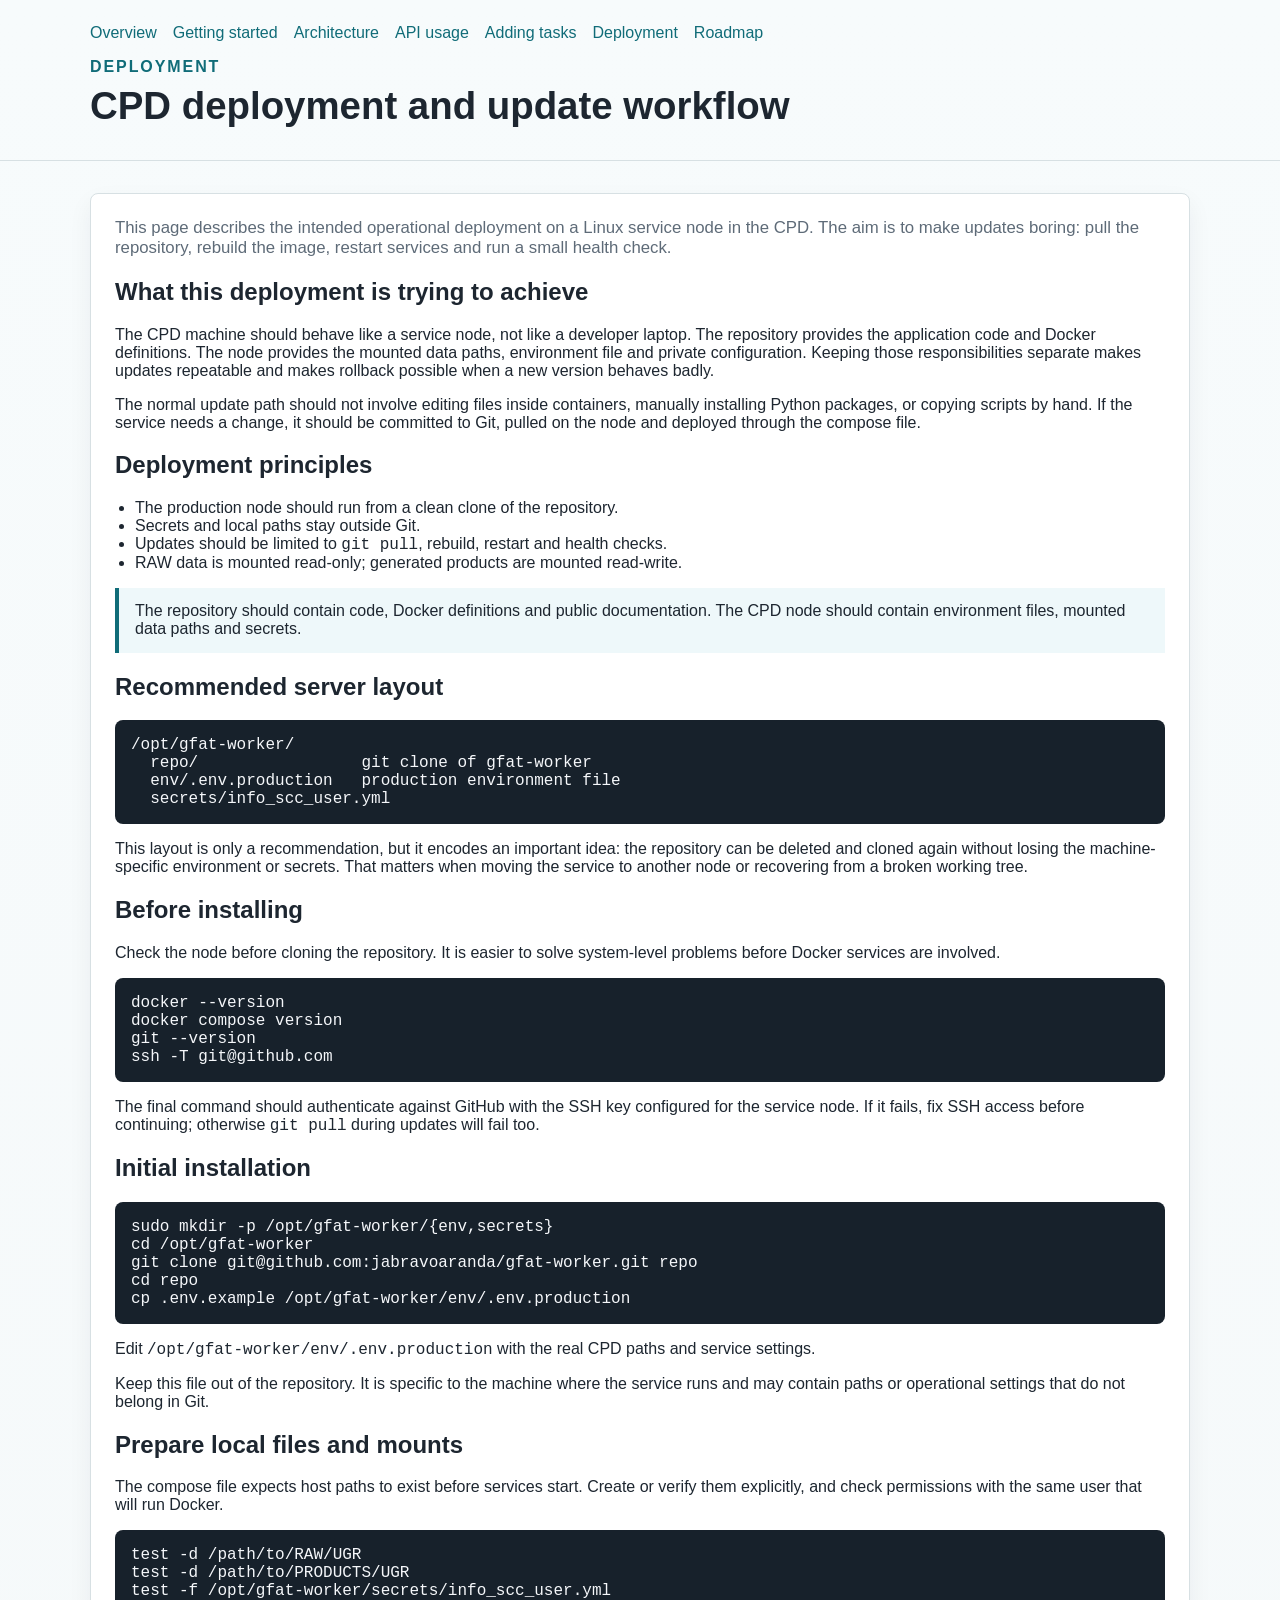
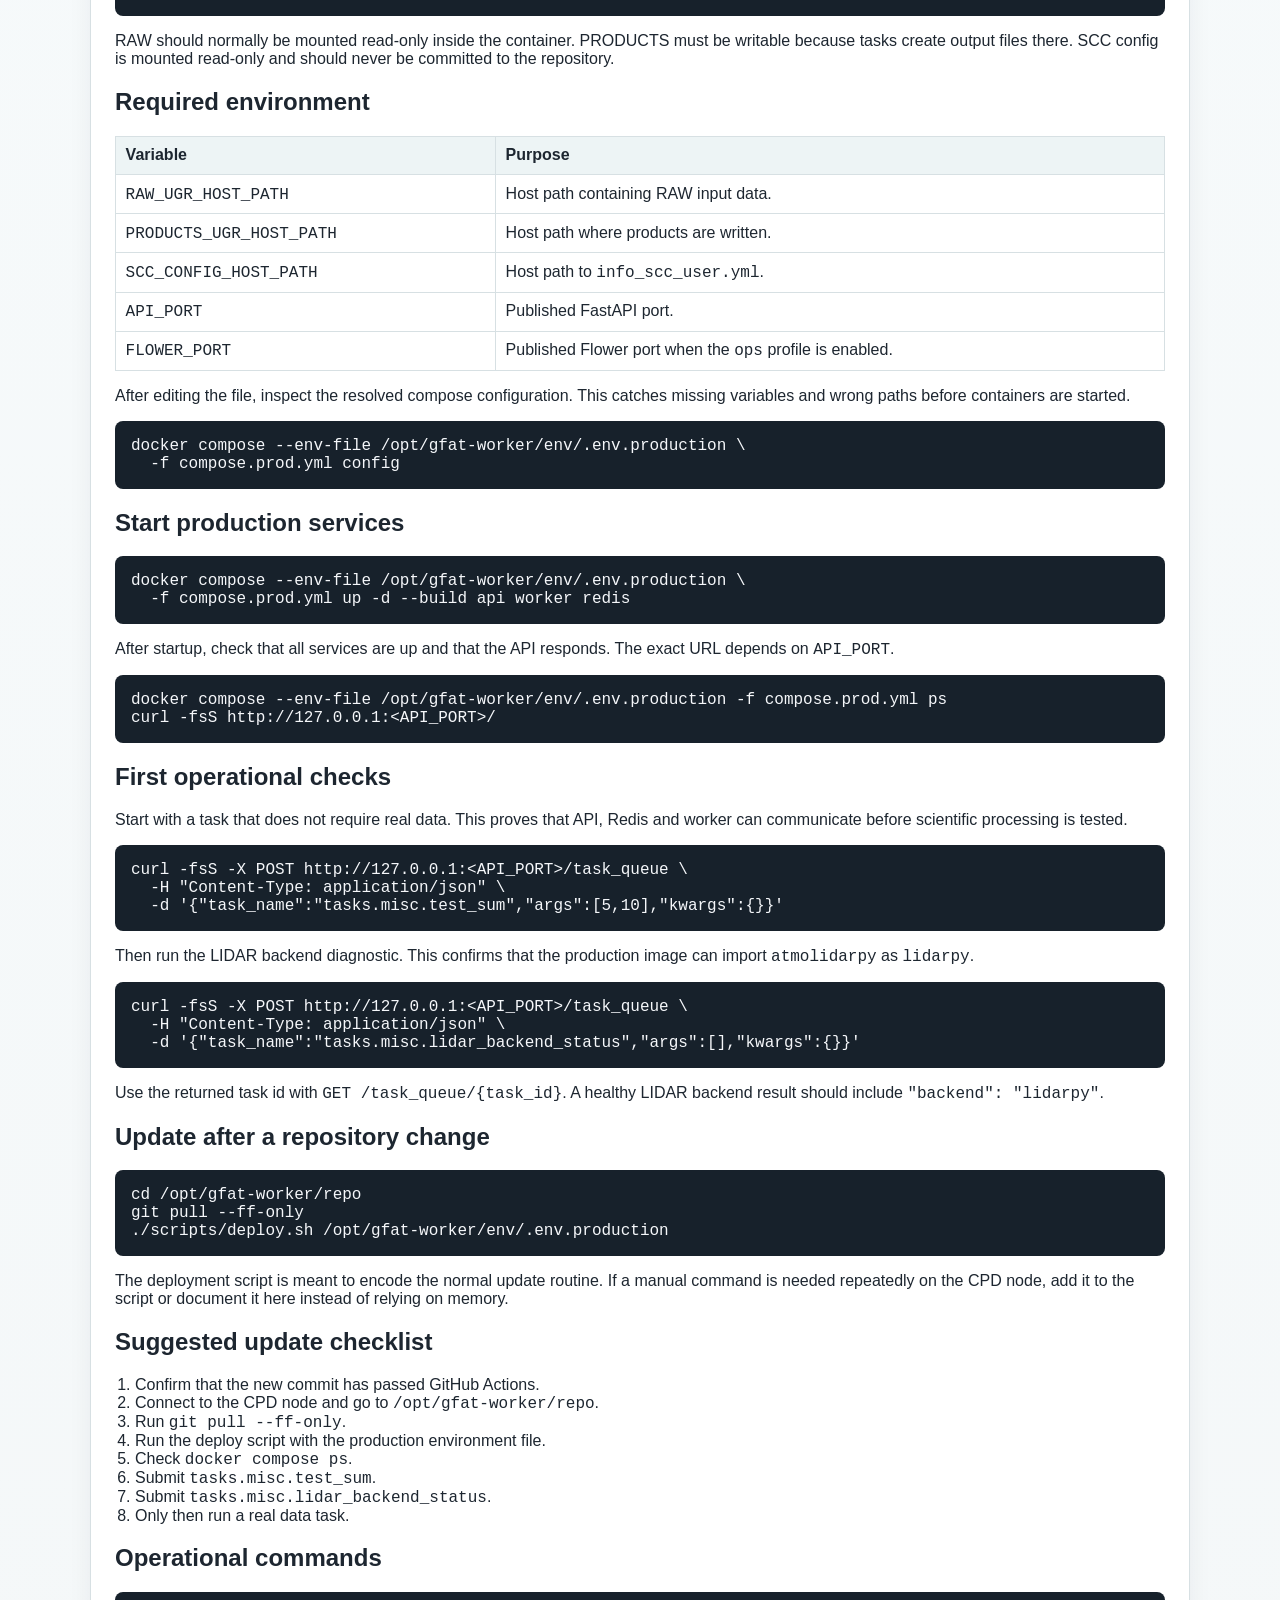
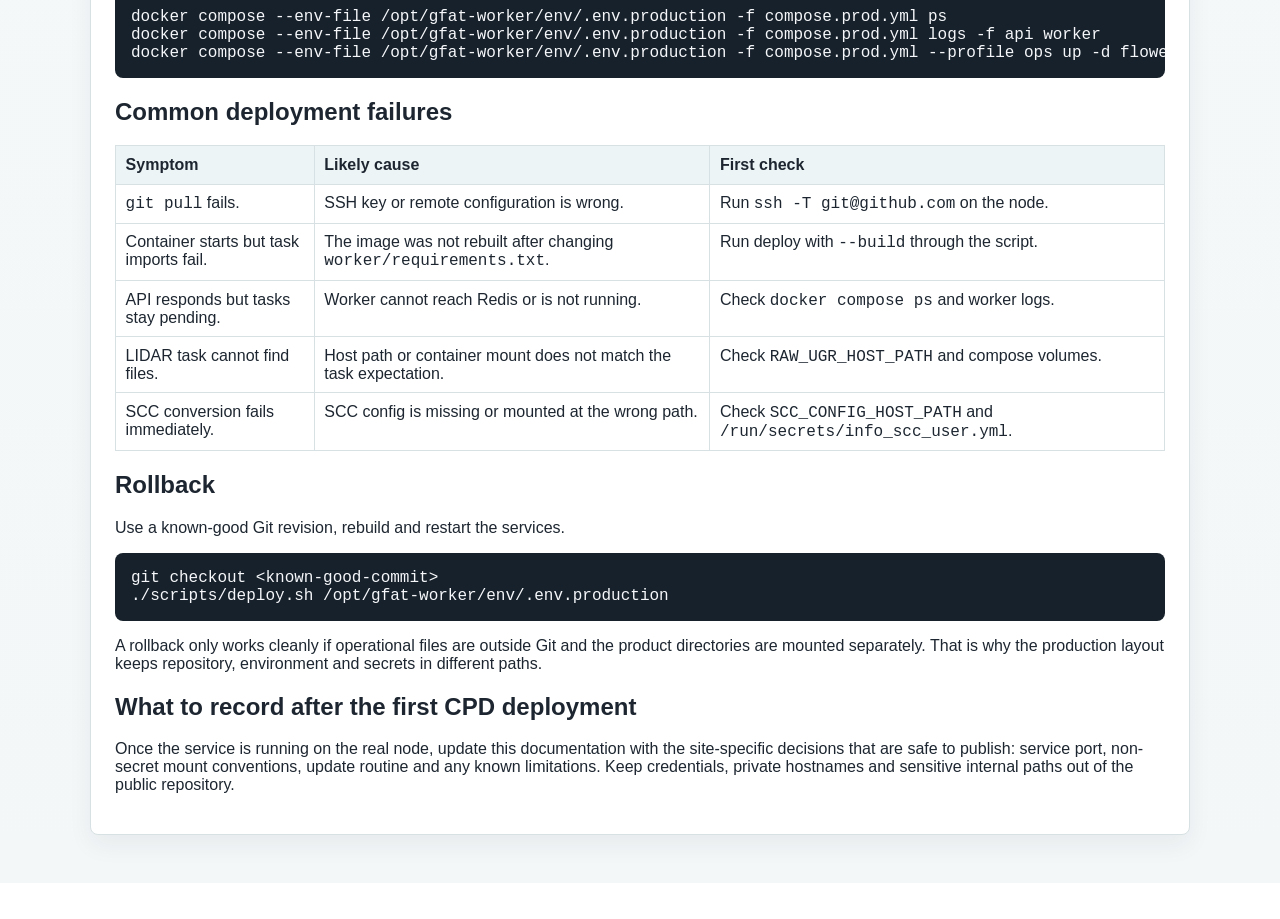
<file: docs/deployment.html>
<!DOCTYPE html>
<html lang="en">
<head>
  <meta charset="utf-8">
  <meta name="viewport" content="width=device-width, initial-scale=1">
  <title>Deployment - GFAT Worker</title>
  <link rel="stylesheet" href="assets/site.css">
</head>
<body>
  <header class="site-header compact">
    <div class="wrap">
      <nav class="nav">
        <a href="index.html">Overview</a>
        <a href="getting-started.html">Getting started</a>
        <a href="architecture.html">Architecture</a>
        <a href="api.html">API usage</a>
        <a href="adding-tasks.html">Adding tasks</a>
        <a href="deployment.html">Deployment</a>
        <a href="roadmap.html">Roadmap</a>
      </nav>
      <p class="eyebrow">deployment</p>
      <h1>CPD deployment and update workflow</h1>
    </div>
  </header>

  <main class="wrap prose">
    <p class="page-intro">
      This page describes the intended operational deployment on a Linux service
      node in the CPD. The aim is to make updates boring: pull the repository,
      rebuild the image, restart services and run a small health check.
    </p>

    <h2>What this deployment is trying to achieve</h2>
    <p>
      The CPD machine should behave like a service node, not like a developer
      laptop. The repository provides the application code and Docker
      definitions. The node provides the mounted data paths, environment file
      and private configuration. Keeping those responsibilities separate makes
      updates repeatable and makes rollback possible when a new version behaves
      badly.
    </p>
    <p>
      The normal update path should not involve editing files inside containers,
      manually installing Python packages, or copying scripts by hand. If the
      service needs a change, it should be committed to Git, pulled on the node
      and deployed through the compose file.
    </p>

    <h2>Deployment principles</h2>
    <ul>
      <li>The production node should run from a clean clone of the repository.</li>
      <li>Secrets and local paths stay outside Git.</li>
      <li>Updates should be limited to <code>git pull</code>, rebuild, restart and health checks.</li>
      <li>RAW data is mounted read-only; generated products are mounted read-write.</li>
    </ul>

    <div class="callout">
      <p>
        The repository should contain code, Docker definitions and public
        documentation. The CPD node should contain environment files, mounted
        data paths and secrets.
      </p>
    </div>

    <h2>Recommended server layout</h2>
<pre><code>/opt/gfat-worker/
  repo/                 git clone of gfat-worker
  env/.env.production   production environment file
  secrets/info_scc_user.yml</code></pre>
    <p>
      This layout is only a recommendation, but it encodes an important idea:
      the repository can be deleted and cloned again without losing the
      machine-specific environment or secrets. That matters when moving the
      service to another node or recovering from a broken working tree.
    </p>

    <h2>Before installing</h2>
    <p>
      Check the node before cloning the repository. It is easier to solve
      system-level problems before Docker services are involved.
    </p>
<pre><code>docker --version
docker compose version
git --version
ssh -T git@github.com</code></pre>
    <p>
      The final command should authenticate against GitHub with the SSH key
      configured for the service node. If it fails, fix SSH access before
      continuing; otherwise <code>git pull</code> during updates will fail too.
    </p>

    <h2>Initial installation</h2>
<pre><code>sudo mkdir -p /opt/gfat-worker/{env,secrets}
cd /opt/gfat-worker
git clone git@github.com:jabravoaranda/gfat-worker.git repo
cd repo
cp .env.example /opt/gfat-worker/env/.env.production</code></pre>

    <p>Edit <code>/opt/gfat-worker/env/.env.production</code> with the real CPD paths and service settings.</p>
    <p>
      Keep this file out of the repository. It is specific to the machine where
      the service runs and may contain paths or operational settings that do not
      belong in Git.
    </p>

    <h2>Prepare local files and mounts</h2>
    <p>
      The compose file expects host paths to exist before services start. Create
      or verify them explicitly, and check permissions with the same user that
      will run Docker.
    </p>
<pre><code>test -d /path/to/RAW/UGR
test -d /path/to/PRODUCTS/UGR
test -f /opt/gfat-worker/secrets/info_scc_user.yml</code></pre>
    <p>
      RAW should normally be mounted read-only inside the container. PRODUCTS
      must be writable because tasks create output files there. SCC config is
      mounted read-only and should never be committed to the repository.
    </p>

    <h2>Required environment</h2>
    <table>
      <tr><th>Variable</th><th>Purpose</th></tr>
      <tr><td><code>RAW_UGR_HOST_PATH</code></td><td>Host path containing RAW input data.</td></tr>
      <tr><td><code>PRODUCTS_UGR_HOST_PATH</code></td><td>Host path where products are written.</td></tr>
      <tr><td><code>SCC_CONFIG_HOST_PATH</code></td><td>Host path to <code>info_scc_user.yml</code>.</td></tr>
      <tr><td><code>API_PORT</code></td><td>Published FastAPI port.</td></tr>
      <tr><td><code>FLOWER_PORT</code></td><td>Published Flower port when the <code>ops</code> profile is enabled.</td></tr>
    </table>

    <p>
      After editing the file, inspect the resolved compose configuration. This
      catches missing variables and wrong paths before containers are started.
    </p>
<pre><code>docker compose --env-file /opt/gfat-worker/env/.env.production \
  -f compose.prod.yml config</code></pre>

    <h2>Start production services</h2>
<pre><code>docker compose --env-file /opt/gfat-worker/env/.env.production \
  -f compose.prod.yml up -d --build api worker redis</code></pre>
    <p>
      After startup, check that all services are up and that the API responds.
      The exact URL depends on <code>API_PORT</code>.
    </p>
<pre><code>docker compose --env-file /opt/gfat-worker/env/.env.production -f compose.prod.yml ps
curl -fsS http://127.0.0.1:&lt;API_PORT&gt;/</code></pre>

    <h2>First operational checks</h2>
    <p>
      Start with a task that does not require real data. This proves that API,
      Redis and worker can communicate before scientific processing is tested.
    </p>
<pre><code>curl -fsS -X POST http://127.0.0.1:&lt;API_PORT&gt;/task_queue \
  -H "Content-Type: application/json" \
  -d '{"task_name":"tasks.misc.test_sum","args":[5,10],"kwargs":{}}'</code></pre>
    <p>
      Then run the LIDAR backend diagnostic. This confirms that the production
      image can import <code>atmolidarpy</code> as <code>lidarpy</code>.
    </p>
<pre><code>curl -fsS -X POST http://127.0.0.1:&lt;API_PORT&gt;/task_queue \
  -H "Content-Type: application/json" \
  -d '{"task_name":"tasks.misc.lidar_backend_status","args":[],"kwargs":{}}'</code></pre>
    <p>
      Use the returned task id with <code>GET /task_queue/{task_id}</code>. A
      healthy LIDAR backend result should include <code>"backend": "lidarpy"</code>.
    </p>

    <h2>Update after a repository change</h2>
<pre><code>cd /opt/gfat-worker/repo
git pull --ff-only
./scripts/deploy.sh /opt/gfat-worker/env/.env.production</code></pre>
    <p>
      The deployment script is meant to encode the normal update routine. If a
      manual command is needed repeatedly on the CPD node, add it to the script
      or document it here instead of relying on memory.
    </p>

    <h2>Suggested update checklist</h2>
    <ol>
      <li>Confirm that the new commit has passed GitHub Actions.</li>
      <li>Connect to the CPD node and go to <code>/opt/gfat-worker/repo</code>.</li>
      <li>Run <code>git pull --ff-only</code>.</li>
      <li>Run the deploy script with the production environment file.</li>
      <li>Check <code>docker compose ps</code>.</li>
      <li>Submit <code>tasks.misc.test_sum</code>.</li>
      <li>Submit <code>tasks.misc.lidar_backend_status</code>.</li>
      <li>Only then run a real data task.</li>
    </ol>

    <h2>Operational commands</h2>
<pre><code>docker compose --env-file /opt/gfat-worker/env/.env.production -f compose.prod.yml ps
docker compose --env-file /opt/gfat-worker/env/.env.production -f compose.prod.yml logs -f api worker
docker compose --env-file /opt/gfat-worker/env/.env.production -f compose.prod.yml --profile ops up -d flower</code></pre>

    <h2>Common deployment failures</h2>
    <table>
      <tr><th>Symptom</th><th>Likely cause</th><th>First check</th></tr>
      <tr><td><code>git pull</code> fails.</td><td>SSH key or remote configuration is wrong.</td><td>Run <code>ssh -T git@github.com</code> on the node.</td></tr>
      <tr><td>Container starts but task imports fail.</td><td>The image was not rebuilt after changing <code>worker/requirements.txt</code>.</td><td>Run deploy with <code>--build</code> through the script.</td></tr>
      <tr><td>API responds but tasks stay pending.</td><td>Worker cannot reach Redis or is not running.</td><td>Check <code>docker compose ps</code> and worker logs.</td></tr>
      <tr><td>LIDAR task cannot find files.</td><td>Host path or container mount does not match the task expectation.</td><td>Check <code>RAW_UGR_HOST_PATH</code> and compose volumes.</td></tr>
      <tr><td>SCC conversion fails immediately.</td><td>SCC config is missing or mounted at the wrong path.</td><td>Check <code>SCC_CONFIG_HOST_PATH</code> and <code>/run/secrets/info_scc_user.yml</code>.</td></tr>
    </table>

    <h2>Rollback</h2>
    <p>Use a known-good Git revision, rebuild and restart the services.</p>
<pre><code>git checkout &lt;known-good-commit&gt;
./scripts/deploy.sh /opt/gfat-worker/env/.env.production</code></pre>
    <p>
      A rollback only works cleanly if operational files are outside Git and the
      product directories are mounted separately. That is why the production
      layout keeps repository, environment and secrets in different paths.
    </p>

    <h2>What to record after the first CPD deployment</h2>
    <p>
      Once the service is running on the real node, update this documentation
      with the site-specific decisions that are safe to publish: service port,
      non-secret mount conventions, update routine and any known limitations.
      Keep credentials, private hostnames and sensitive internal paths out of
      the public repository.
    </p>
  </main>
</body>
</html>
</file>
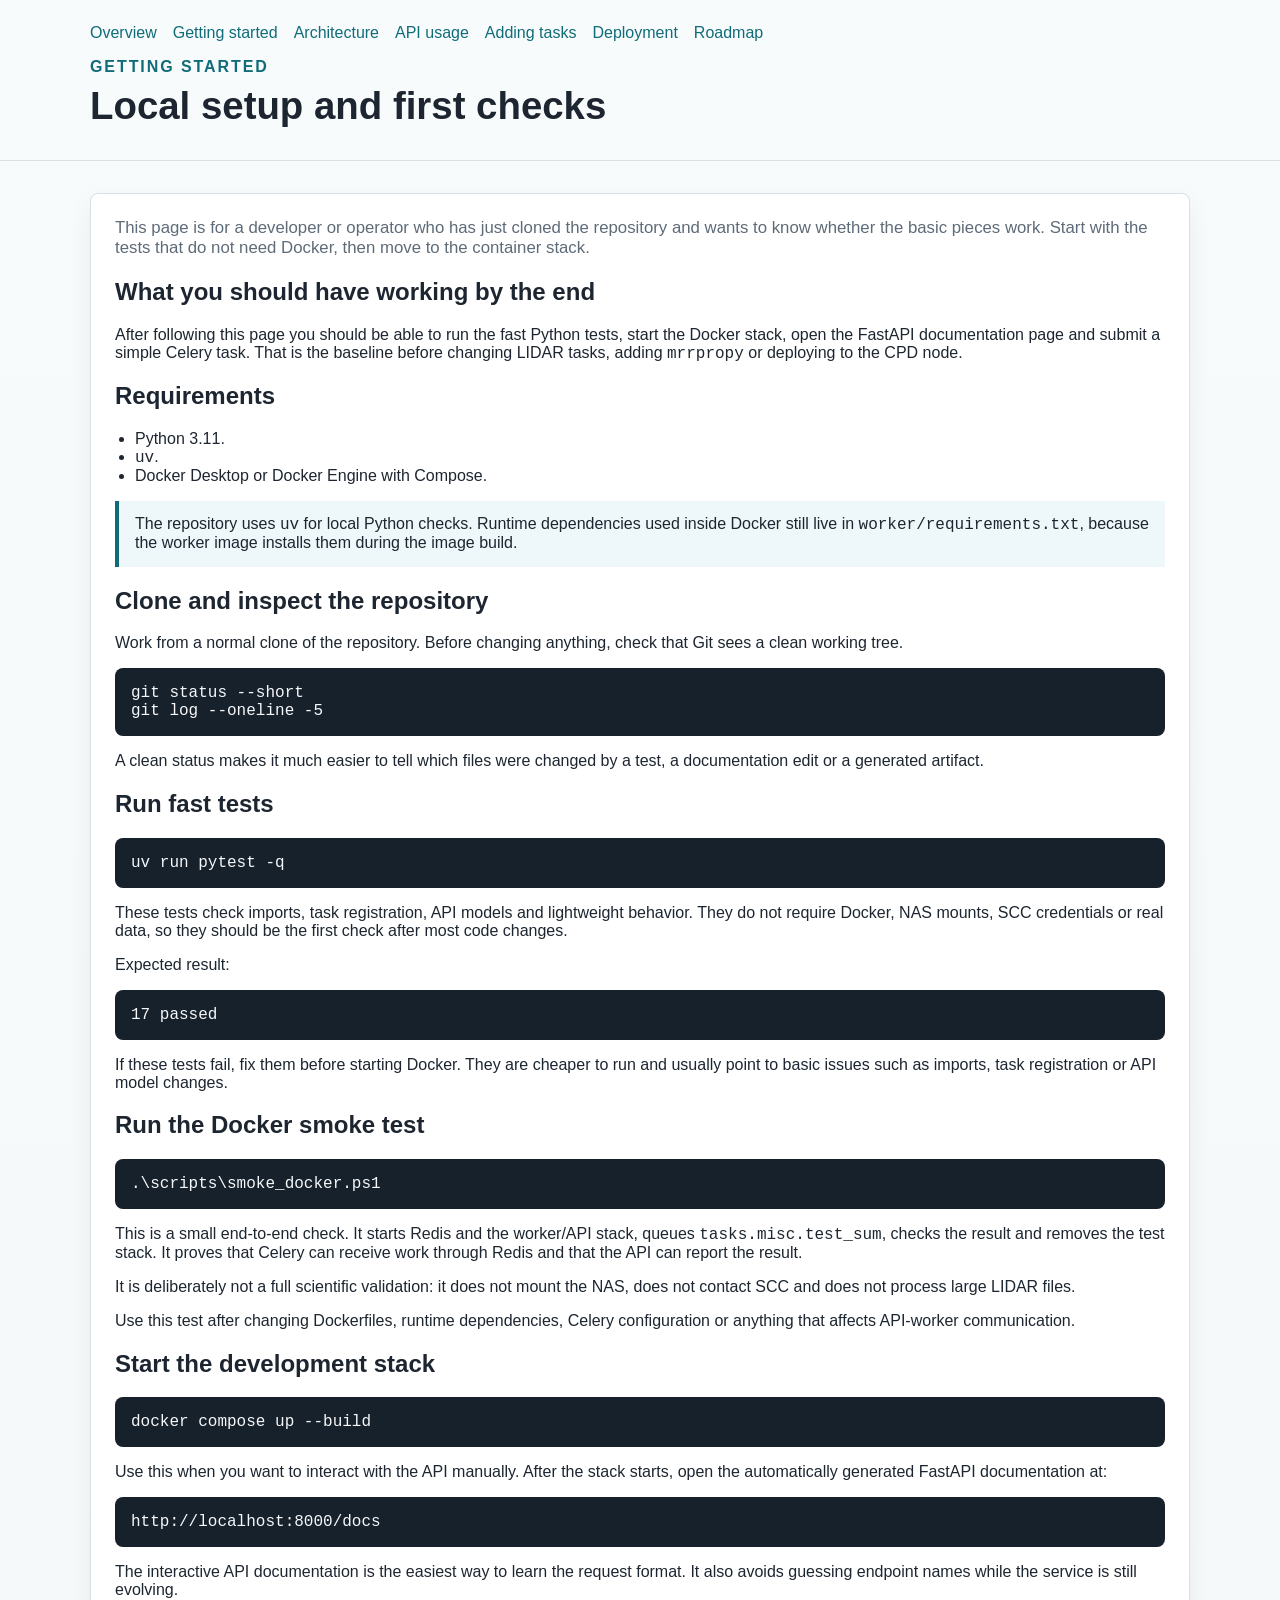
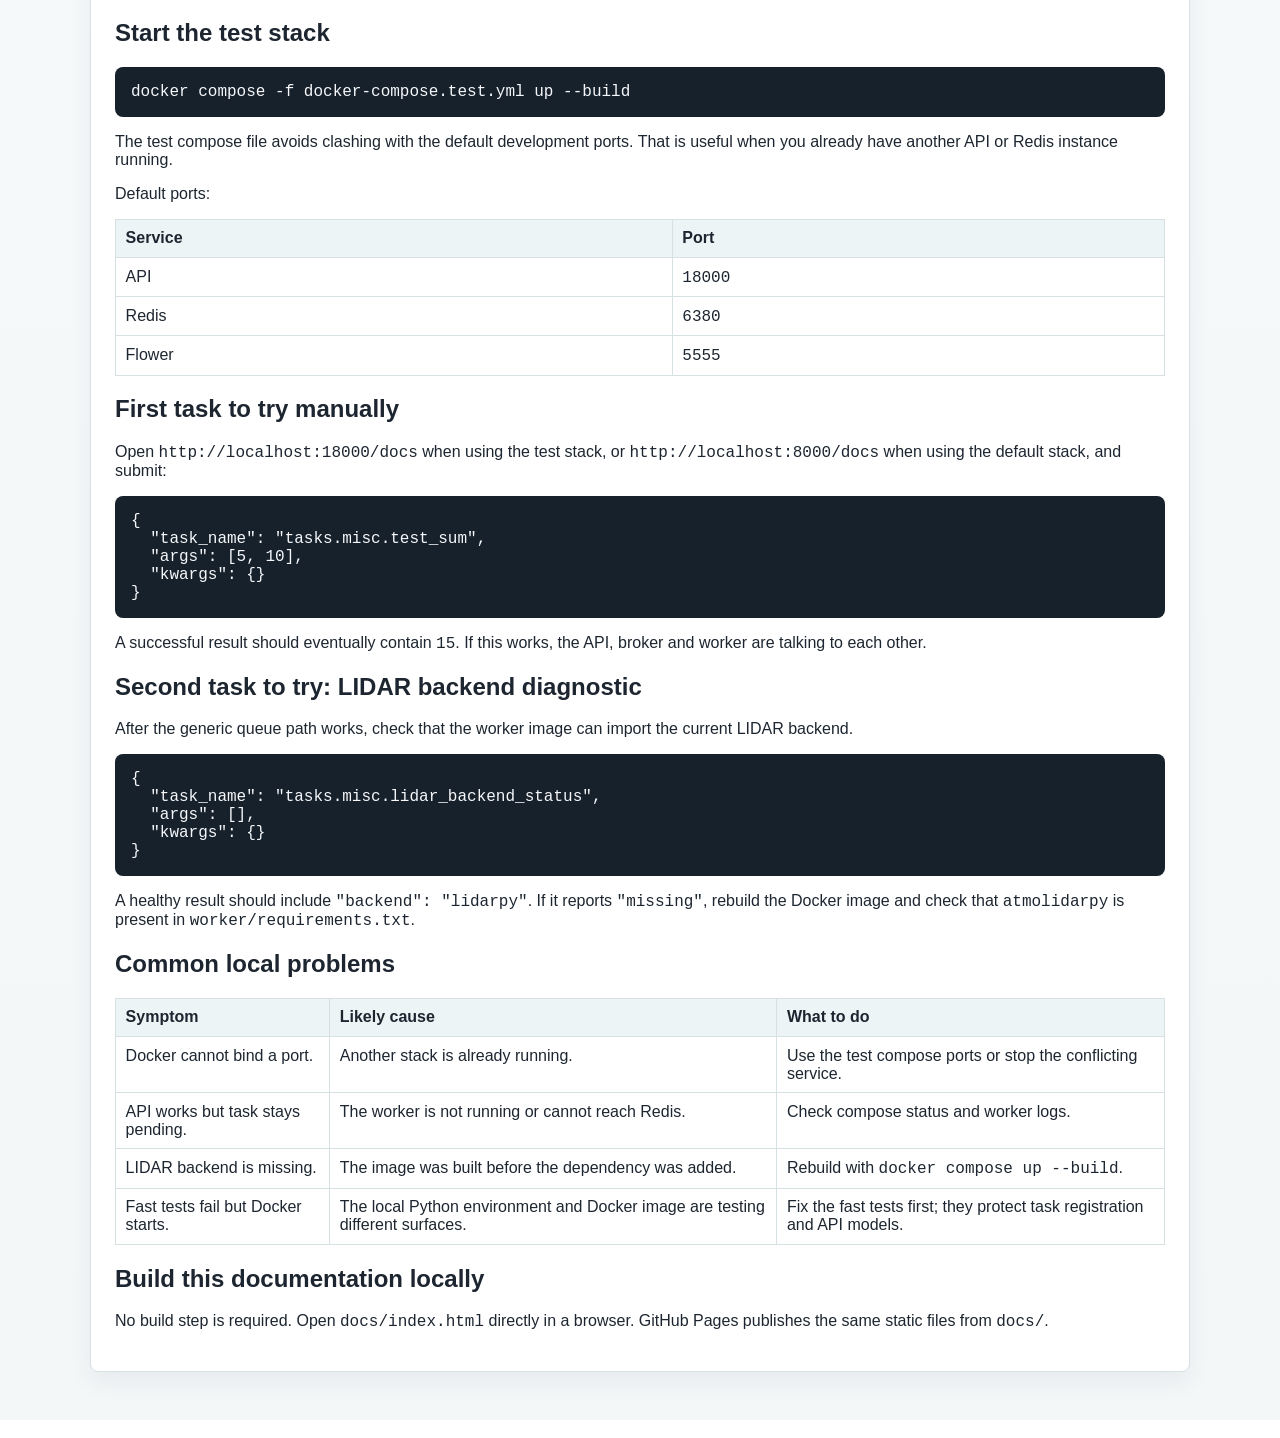
<file: docs/getting-started.html>
<!DOCTYPE html>
<html lang="en">
<head>
  <meta charset="utf-8">
  <meta name="viewport" content="width=device-width, initial-scale=1">
  <title>Getting started - GFAT Worker</title>
  <link rel="stylesheet" href="assets/site.css">
</head>
<body>
  <header class="site-header compact">
    <div class="wrap">
      <nav class="nav">
        <a href="index.html">Overview</a>
        <a href="getting-started.html">Getting started</a>
        <a href="architecture.html">Architecture</a>
        <a href="api.html">API usage</a>
        <a href="adding-tasks.html">Adding tasks</a>
        <a href="deployment.html">Deployment</a>
        <a href="roadmap.html">Roadmap</a>
      </nav>
      <p class="eyebrow">getting started</p>
      <h1>Local setup and first checks</h1>
    </div>
  </header>

  <main class="wrap prose">
    <p class="page-intro">
      This page is for a developer or operator who has just cloned the
      repository and wants to know whether the basic pieces work. Start with
      the tests that do not need Docker, then move to the container stack.
    </p>

    <h2>What you should have working by the end</h2>
    <p>
      After following this page you should be able to run the fast Python tests,
      start the Docker stack, open the FastAPI documentation page and submit a
      simple Celery task. That is the baseline before changing LIDAR tasks,
      adding <code>mrrpropy</code> or deploying to the CPD node.
    </p>

    <h2>Requirements</h2>
    <ul>
      <li>Python 3.11.</li>
      <li><code>uv</code>.</li>
      <li>Docker Desktop or Docker Engine with Compose.</li>
    </ul>

    <div class="callout">
      <p>
        The repository uses <code>uv</code> for local Python checks. Runtime
        dependencies used inside Docker still live in
        <code>worker/requirements.txt</code>, because the worker image installs
        them during the image build.
      </p>
    </div>

    <h2>Clone and inspect the repository</h2>
    <p>
      Work from a normal clone of the repository. Before changing anything,
      check that Git sees a clean working tree.
    </p>
<pre><code>git status --short
git log --oneline -5</code></pre>
    <p>
      A clean status makes it much easier to tell which files were changed by a
      test, a documentation edit or a generated artifact.
    </p>

    <h2>Run fast tests</h2>
<pre><code>uv run pytest -q</code></pre>
    <p>
      These tests check imports, task registration, API models and lightweight
      behavior. They do not require Docker, NAS mounts, SCC credentials or real
      data, so they should be the first check after most code changes.
    </p>
    <p>Expected result:</p>
<pre><code>17 passed</code></pre>
    <p>
      If these tests fail, fix them before starting Docker. They are cheaper to
      run and usually point to basic issues such as imports, task registration
      or API model changes.
    </p>

    <h2>Run the Docker smoke test</h2>
<pre><code>.\scripts\smoke_docker.ps1</code></pre>
    <p>
      This is a small end-to-end check. It starts Redis and the worker/API
      stack, queues <code>tasks.misc.test_sum</code>, checks the result and
      removes the test stack. It proves that Celery can receive work through
      Redis and that the API can report the result.
    </p>
    <p>
      It is deliberately not a full scientific validation: it does not mount
      the NAS, does not contact SCC and does not process large LIDAR files.
    </p>
    <p>
      Use this test after changing Dockerfiles, runtime dependencies, Celery
      configuration or anything that affects API-worker communication.
    </p>

    <h2>Start the development stack</h2>
<pre><code>docker compose up --build</code></pre>
    <p>
      Use this when you want to interact with the API manually. After the stack
      starts, open the automatically generated FastAPI documentation at:
    </p>
<pre><code>http://localhost:8000/docs</code></pre>
    <p>
      The interactive API documentation is the easiest way to learn the request
      format. It also avoids guessing endpoint names while the service is still
      evolving.
    </p>

    <h2>Start the test stack</h2>
<pre><code>docker compose -f docker-compose.test.yml up --build</code></pre>
    <p>
      The test compose file avoids clashing with the default development ports.
      That is useful when you already have another API or Redis instance
      running.
    </p>
    <p>Default ports:</p>
    <table>
      <tr><th>Service</th><th>Port</th></tr>
      <tr><td>API</td><td><code>18000</code></td></tr>
      <tr><td>Redis</td><td><code>6380</code></td></tr>
      <tr><td>Flower</td><td><code>5555</code></td></tr>
    </table>

    <h2>First task to try manually</h2>
    <p>
      Open <code>http://localhost:18000/docs</code> when using the test stack,
      or <code>http://localhost:8000/docs</code> when using the default stack,
      and submit:
    </p>
<pre><code>{
  "task_name": "tasks.misc.test_sum",
  "args": [5, 10],
  "kwargs": {}
}</code></pre>
    <p>
      A successful result should eventually contain <code>15</code>. If this
      works, the API, broker and worker are talking to each other.
    </p>

    <h2>Second task to try: LIDAR backend diagnostic</h2>
    <p>
      After the generic queue path works, check that the worker image can import
      the current LIDAR backend.
    </p>
<pre><code>{
  "task_name": "tasks.misc.lidar_backend_status",
  "args": [],
  "kwargs": {}
}</code></pre>
    <p>
      A healthy result should include <code>"backend": "lidarpy"</code>. If it
      reports <code>"missing"</code>, rebuild the Docker image and check that
      <code>atmolidarpy</code> is present in <code>worker/requirements.txt</code>.
    </p>

    <h2>Common local problems</h2>
    <table>
      <tr><th>Symptom</th><th>Likely cause</th><th>What to do</th></tr>
      <tr><td>Docker cannot bind a port.</td><td>Another stack is already running.</td><td>Use the test compose ports or stop the conflicting service.</td></tr>
      <tr><td>API works but task stays pending.</td><td>The worker is not running or cannot reach Redis.</td><td>Check compose status and worker logs.</td></tr>
      <tr><td>LIDAR backend is missing.</td><td>The image was built before the dependency was added.</td><td>Rebuild with <code>docker compose up --build</code>.</td></tr>
      <tr><td>Fast tests fail but Docker starts.</td><td>The local Python environment and Docker image are testing different surfaces.</td><td>Fix the fast tests first; they protect task registration and API models.</td></tr>
    </table>

    <h2>Build this documentation locally</h2>
    <p>
      No build step is required. Open <code>docs/index.html</code> directly in
      a browser. GitHub Pages publishes the same static files from
      <code>docs/</code>.
    </p>
  </main>
</body>
</html>
</file>
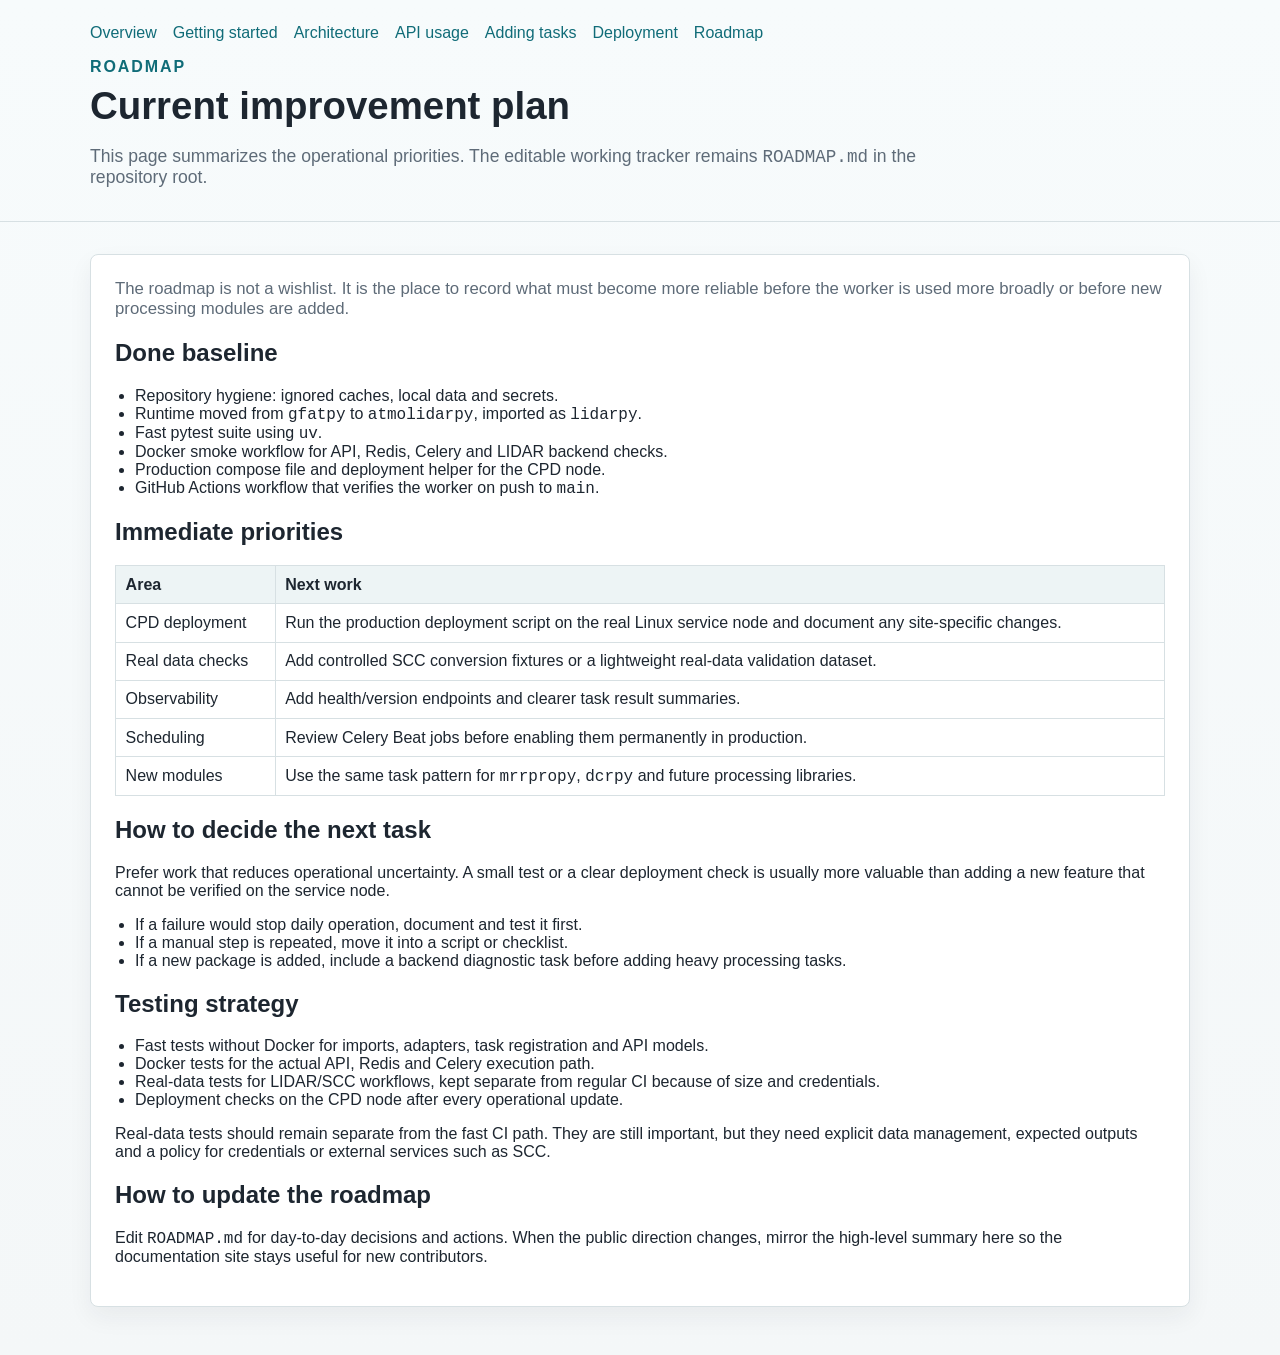
<file: docs/roadmap.html>
<!DOCTYPE html>
<html lang="en">
<head>
  <meta charset="utf-8">
  <meta name="viewport" content="width=device-width, initial-scale=1">
  <title>Roadmap - GFAT Worker</title>
  <link rel="stylesheet" href="assets/site.css">
</head>
<body>
  <header class="site-header compact">
    <div class="wrap">
      <nav class="nav">
        <a href="index.html">Overview</a>
        <a href="getting-started.html">Getting started</a>
        <a href="architecture.html">Architecture</a>
        <a href="api.html">API usage</a>
        <a href="adding-tasks.html">Adding tasks</a>
        <a href="deployment.html">Deployment</a>
        <a href="roadmap.html">Roadmap</a>
      </nav>
      <p class="eyebrow">roadmap</p>
      <h1>Current improvement plan</h1>
      <p class="lead">
        This page summarizes the operational priorities. The editable working
        tracker remains <code>ROADMAP.md</code> in the repository root.
      </p>
    </div>
  </header>

  <main class="wrap prose">
    <p class="page-intro">
      The roadmap is not a wishlist. It is the place to record what must become
      more reliable before the worker is used more broadly or before new
      processing modules are added.
    </p>

    <h2>Done baseline</h2>
    <ul>
      <li>Repository hygiene: ignored caches, local data and secrets.</li>
      <li>Runtime moved from <code>gfatpy</code> to <code>atmolidarpy</code>, imported as <code>lidarpy</code>.</li>
      <li>Fast pytest suite using <code>uv</code>.</li>
      <li>Docker smoke workflow for API, Redis, Celery and LIDAR backend checks.</li>
      <li>Production compose file and deployment helper for the CPD node.</li>
      <li>GitHub Actions workflow that verifies the worker on push to <code>main</code>.</li>
    </ul>

    <h2>Immediate priorities</h2>
    <table>
      <tr><th>Area</th><th>Next work</th></tr>
      <tr><td>CPD deployment</td><td>Run the production deployment script on the real Linux service node and document any site-specific changes.</td></tr>
      <tr><td>Real data checks</td><td>Add controlled SCC conversion fixtures or a lightweight real-data validation dataset.</td></tr>
      <tr><td>Observability</td><td>Add health/version endpoints and clearer task result summaries.</td></tr>
      <tr><td>Scheduling</td><td>Review Celery Beat jobs before enabling them permanently in production.</td></tr>
      <tr><td>New modules</td><td>Use the same task pattern for <code>mrrpropy</code>, <code>dcrpy</code> and future processing libraries.</td></tr>
    </table>

    <h2>How to decide the next task</h2>
    <p>
      Prefer work that reduces operational uncertainty. A small test or a clear
      deployment check is usually more valuable than adding a new feature that
      cannot be verified on the service node.
    </p>
    <ul>
      <li>If a failure would stop daily operation, document and test it first.</li>
      <li>If a manual step is repeated, move it into a script or checklist.</li>
      <li>If a new package is added, include a backend diagnostic task before adding heavy processing tasks.</li>
    </ul>

    <h2>Testing strategy</h2>
    <ul>
      <li>Fast tests without Docker for imports, adapters, task registration and API models.</li>
      <li>Docker tests for the actual API, Redis and Celery execution path.</li>
      <li>Real-data tests for LIDAR/SCC workflows, kept separate from regular CI because of size and credentials.</li>
      <li>Deployment checks on the CPD node after every operational update.</li>
    </ul>
    <p>
      Real-data tests should remain separate from the fast CI path. They are
      still important, but they need explicit data management, expected outputs
      and a policy for credentials or external services such as SCC.
    </p>

    <h2>How to update the roadmap</h2>
    <p>
      Edit <code>ROADMAP.md</code> for day-to-day decisions and actions. When
      the public direction changes, mirror the high-level summary here so the
      documentation site stays useful for new contributors.
    </p>
  </main>
</body>
</html>
</file>
<file: docs/assets/site.css>
:root {
  --bg: #f4f7f8;
  --surface: #ffffff;
  --ink: #1d2630;
  --muted: #5e6b78;
  --accent: #106c78;
  --accent-2: #7b4e16;
  --border: #d7e0e3;
}

* {
  box-sizing: border-box;
}

body {
  margin: 0;
  font-family: "Segoe UI", "Helvetica Neue", sans-serif;
  color: var(--ink);
  background: linear-gradient(180deg, #f7fbfc 0%, var(--bg) 100%);
}

.wrap {
  width: min(1100px, calc(100% - 2rem));
  margin: 0 auto;
}

.site-header {
  padding: 3rem 0 2rem;
  border-bottom: 1px solid var(--border);
}

.site-header.compact {
  padding: 1.5rem 0 1rem;
}

.eyebrow {
  margin: 0 0 0.5rem;
  text-transform: uppercase;
  letter-spacing: 0.12em;
  color: var(--accent);
  font-weight: 700;
}

h1,
h2,
h3 {
  line-height: 1.15;
}

h1 {
  margin: 0 0 1rem;
  font-size: clamp(2rem, 3vw, 3.3rem);
}

.lead {
  max-width: 54rem;
  color: var(--muted);
  font-size: 1.1rem;
}

.page-intro {
  margin-top: 0;
  color: var(--muted);
  font-size: 1.05rem;
}

.nav {
  display: flex;
  flex-wrap: wrap;
  gap: 1rem;
  margin-bottom: 1rem;
}

.nav a,
a {
  color: var(--accent);
  text-decoration: none;
}

.nav a:hover,
a:hover {
  text-decoration: underline;
}

.cta-row {
  display: flex;
  flex-wrap: wrap;
  gap: 0.75rem;
  margin-top: 1.25rem;
}

.button {
  display: inline-block;
  padding: 0.75rem 1rem;
  border-radius: 8px;
  background: var(--accent);
  color: white;
  text-decoration: none;
  font-weight: 600;
}

.button.secondary {
  background: transparent;
  color: var(--accent);
  border: 1px solid var(--accent);
}

.grid {
  display: grid;
  grid-template-columns: repeat(auto-fit, minmax(260px, 1fr));
  gap: 1rem;
  padding: 2rem 0 3rem;
}

.two-up {
  grid-template-columns: repeat(auto-fit, minmax(320px, 1fr));
}

.feature-band {
  display: grid;
  grid-template-columns: minmax(280px, 0.95fr) minmax(360px, 1.05fr);
  gap: 3rem;
  align-items: center;
  padding: 2.75rem 0;
}

.feature-copy {
  font-size: 1.05rem;
}

.feature-copy h2 {
  margin-top: 0;
  font-size: 1.9rem;
}

.feature-copy li + li {
  margin-top: 0.45rem;
}

.diagram {
  background: var(--surface);
  border: 1px solid var(--border);
  border-radius: 8px;
  box-shadow: 0 16px 36px rgba(29, 38, 48, 0.08);
  padding: 1rem;
}

.diagram pre {
  margin: 0;
}

.card,
.prose {
  background: var(--surface);
  border: 1px solid var(--border);
  border-radius: 8px;
  box-shadow: 0 10px 24px rgba(29, 38, 48, 0.06);
}

.card {
  padding: 1.25rem;
}

.prose {
  padding: 1.5rem;
  margin: 2rem auto 3rem;
}

code,
pre {
  font-family: "Cascadia Code", "Consolas", monospace;
}

pre {
  overflow-x: auto;
  padding: 1rem;
  border-radius: 8px;
  background: #17212b;
  color: #f5f7fa;
}

table {
  width: 100%;
  border-collapse: collapse;
  margin: 1rem 0;
}

th,
td {
  border: 1px solid var(--border);
  padding: 0.6rem;
  text-align: left;
  vertical-align: top;
}

th {
  background: #edf4f5;
}

ul,
ol {
  padding-left: 1.25rem;
}

.note {
  border-left: 4px solid var(--accent-2);
  padding: 0.75rem 1rem;
  background: #fff8ec;
}

.callout {
  border-left: 4px solid var(--accent);
  padding: 0.9rem 1rem;
  background: #eef8fa;
  margin: 1rem 0;
}

.callout p,
.note p {
  margin: 0;
}

.section-list li + li {
  margin-top: 0.65rem;
}

.muted {
  color: var(--muted);
}

@media (max-width: 850px) {
  .feature-band {
    grid-template-columns: 1fr;
  }
}
</file>
